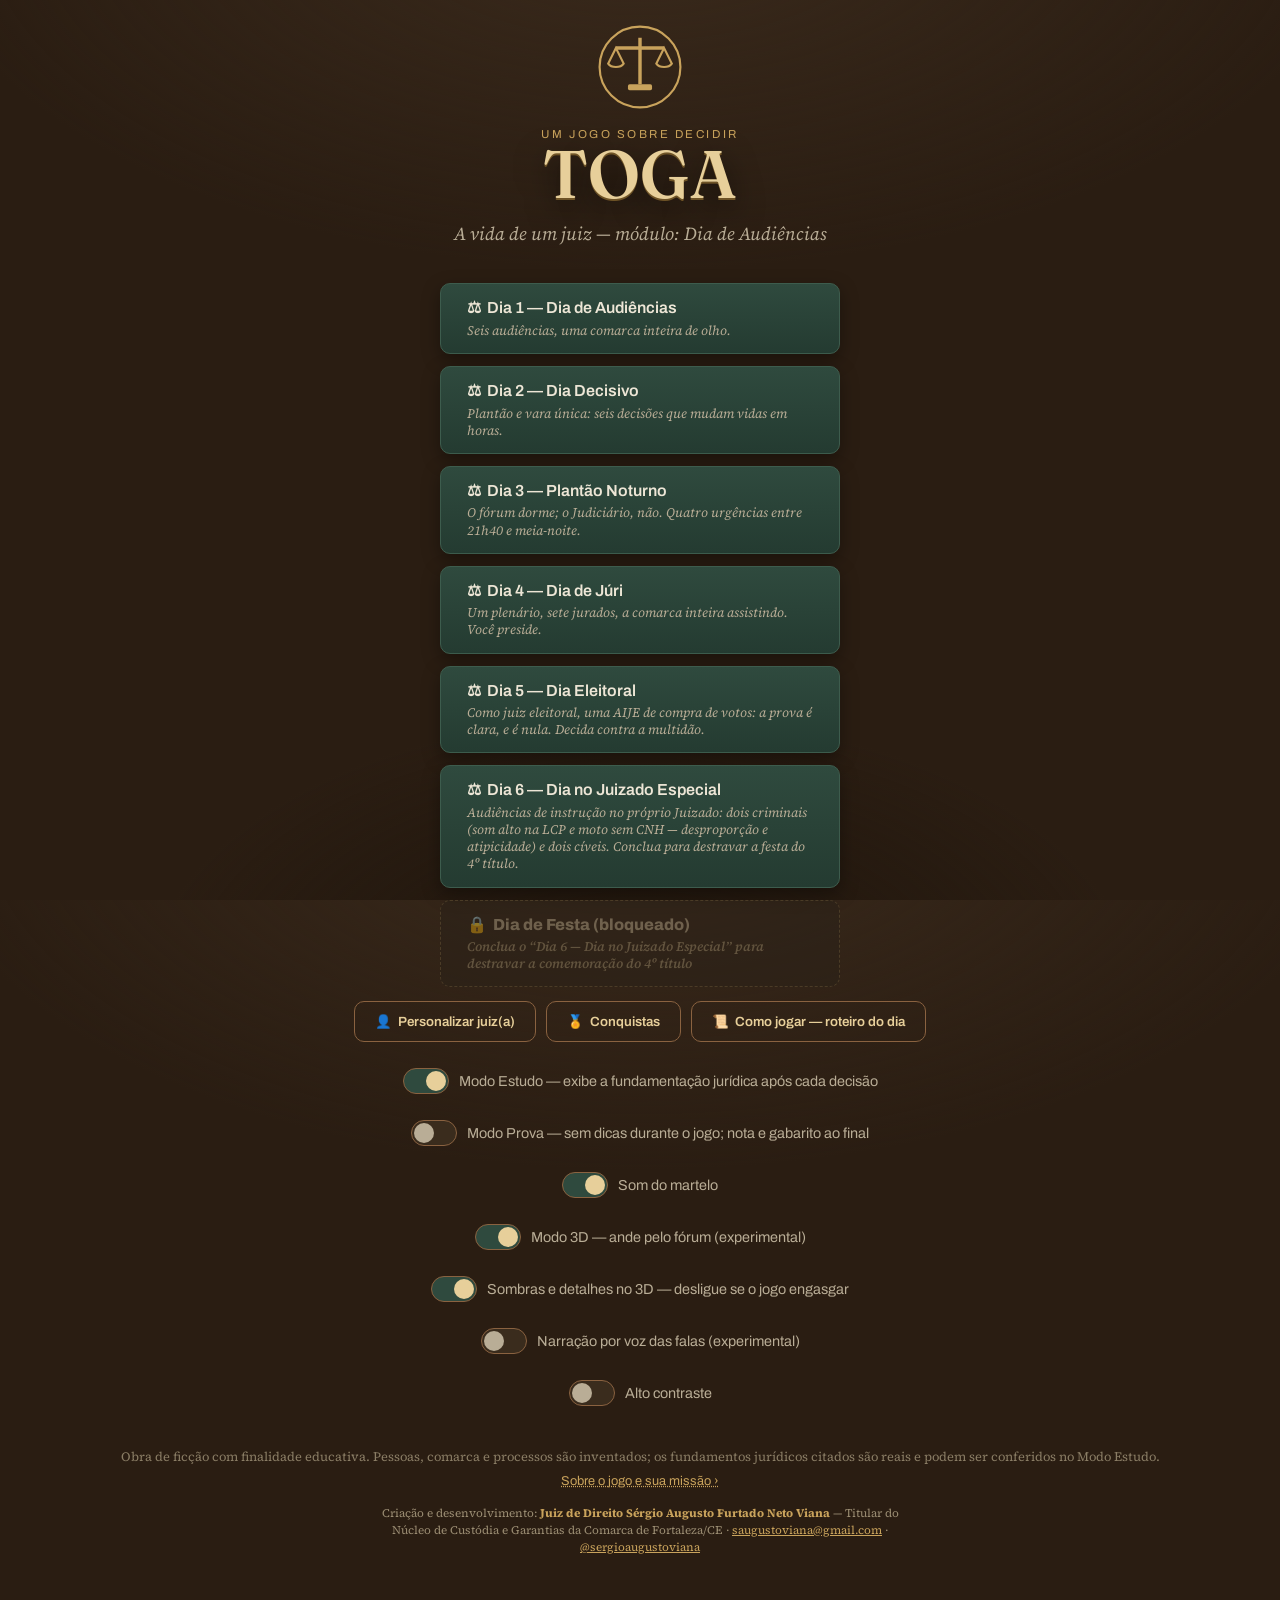
<file: index.html>
<!DOCTYPE html>
<html lang="pt-BR">
<head>
  <meta charset="UTF-8">
  <meta name="viewport" content="width=device-width, initial-scale=1.0">
  <title>TOGA — A Vida de um Juiz</title>
  <meta name="description" content="Simulador de audiências judiciais: decida com fundamento, sinta as consequências no ato.">

  <!-- Tipografia do jogo (Google Fonts). Sem internet, o navegador
       usa as fontes substitutas definidas no CSS — o jogo funciona igual. -->
  <link rel="preconnect" href="https://fonts.googleapis.com">
  <link rel="preconnect" href="https://fonts.gstatic.com" crossorigin>
  <link href="https://fonts.googleapis.com/css2?family=Archivo:wght@400;600;800&family=Fraunces:opsz,wght@9..144,500;9..144,600;9..144,700&family=Source+Serif+4:ital,opsz,wght@0,8..60,400;0,8..60,600;1,8..60,400&display=swap" rel="stylesheet">

  <link rel="stylesheet" href="css/estilo.css">
</head>
<body>

  <!-- ============ O MUNDO 3D (canvas atrás de tudo) ============
       Só aparece quando o body recebe a classe "modo-3d".
       As telas viram "overlays" transparentes sobre este canvas. -->
  <div id="mundo-3d" aria-hidden="true"></div>

  <!-- ================= TELA: MENU ================= -->
  <section class="tela ativa" id="tela-menu">
    <div class="miolo" style="margin:auto; text-align:center;">
      <svg class="brasao" viewBox="0 0 100 100" aria-hidden="true">
        <circle cx="50" cy="50" r="47" fill="none" stroke="#c9a35c" stroke-width="2.5"/>
        <line x1="50" y1="16" x2="50" y2="70" stroke="#c9a35c" stroke-width="4"/>
        <line x1="22" y1="28" x2="78" y2="28" stroke="#c9a35c" stroke-width="4"/>
        <path d="M 22 28 l -9 18 a 10 7 0 0 0 18 0 z" fill="none" stroke="#c9a35c" stroke-width="2.5"/>
        <path d="M 78 28 l -9 18 a 10 7 0 0 0 18 0 z" fill="none" stroke="#c9a35c" stroke-width="2.5"/>
        <rect x="36" y="70" width="28" height="7" rx="2" fill="#c9a35c"/>
      </svg>

      <div class="eyebrow">um jogo sobre decidir</div>
      <h1 class="titulo-jogo"><span class="palavra-toga">TOGA</span></h1>
      <p class="subtitulo-jogo">A vida de um juiz — módulo: Dia de Audiências</p>

      <div class="menu-acoes" id="lista-dias"><!-- cartões de dia gerados pelo main.js --></div>
      <div id="linha-carreira" class="linha-carreira" hidden></div>

      <div class="linha-extras">
        <button class="btn-secundario" id="btn-juiz">👤 &nbsp;Personalizar juiz(a)</button>
        <button class="btn-secundario" id="btn-conquistas">🏅 &nbsp;Conquistas</button>
        <button class="btn-secundario" id="btn-como-jogar">📜 &nbsp;Como jogar — roteiro do dia</button>
      </div>

      <div class="linha-config">
        <button class="chave ligada" id="chave-estudo" aria-label="Alternar Modo Estudo"></button>
        <span>Modo Estudo — exibe a fundamentação jurídica após cada decisão</span>
      </div>
      <div class="linha-config">
        <button class="chave" id="chave-prova" aria-label="Alternar Modo Prova"></button>
        <span>Modo Prova — sem dicas durante o jogo; nota e gabarito ao final</span>
      </div>
      <div class="linha-config">
        <button class="chave ligada" id="chave-som" aria-label="Alternar som"></button>
        <span>Som do martelo</span>
      </div>
      <div class="linha-config">
        <button class="chave" id="chave-3d" aria-label="Alternar modo 3D"></button>
        <span id="rotulo-3d">Modo 3D — ande pelo fórum (experimental)</span>
      </div>
      <div class="linha-config">
        <button class="chave ligada" id="chave-qualidade" aria-label="Alternar qualidade do modo 3D"></button>
        <span>Sombras e detalhes no 3D — desligue se o jogo engasgar</span>
      </div>
      <div class="linha-config">
        <button class="chave" id="chave-narracao" aria-label="Alternar narração por voz"></button>
        <span id="rotulo-narracao">Narração por voz das falas (experimental)</span>
      </div>
      <div class="linha-config">
        <button class="chave" id="chave-contraste" aria-label="Alternar alto contraste"></button>
        <span>Alto contraste</span>
      </div>

      <p class="rodape-menu">
        Obra de ficção com finalidade educativa. Pessoas, comarca e processos são inventados;
        os fundamentos jurídicos citados são reais e podem ser conferidos no Modo Estudo.
        <br><button class="link-sobre" id="btn-sobre">Sobre o jogo e sua missão ›</button>
        <br><span class="credito-autor">Criação e desenvolvimento: <strong>Juiz de Direito Sérgio
        Augusto Furtado Neto Viana</strong> — Titular do Núcleo de Custódia e Garantias da Comarca de
        Fortaleza/CE · <a href="mailto:saugustoviana@gmail.com">saugustoviana@gmail.com</a> ·
        <a href="https://instagram.com/sergioaugustoviana" target="_blank" rel="noopener">@sergioaugustoviana</a></span>
      </p>
    </div>
  </section>

  <!-- ================= TELA: PAUTA DO DIA ================= -->
  <section class="tela" id="tela-pauta">
    <div class="miolo">
      <div class="cabecalho-pauta">
        <div>
          <div class="eyebrow">Fórum da Comarca · Gabinete</div>
          <h2>Pauta do dia</h2>
        </div>
        <div class="suave" id="pauta-data">—</div>
      </div>

      <div class="linha-pausas" id="linha-pausas">
        <span class="pilula-estresse" id="estresse-pauta">🫀 18</span>
        <button class="btn-pausa" id="btn-agua">🚰 Beber água <small>+2 min</small></button>
        <button class="btn-pausa" id="btn-lanche">🥪 Frigobar <small>+6 min</small></button>
        <button class="btn-pausa" id="btn-saude" hidden>🩺 Setor de saúde <small>+15 min</small></button>
        <button class="btn-pausa" id="btn-conclusos" hidden>📥 Conclusos <span id="qtd-conclusos"></span></button>
        <button class="btn-ajuda" id="btn-ajuda-pauta" title="Como jogar — roteiro do dia" aria-label="Como jogar">?</button>
      </div>

      <div class="lista-pauta" id="lista-pauta"><!-- cartões gerados pelo ui.js --></div>

      <p class="suave" style="margin-top:18px; font-family:var(--f-texto);">
        As audiências são chamadas na ordem da pauta. Conclua uma para liberar a seguinte —
        e lembre-se: o relógio do fórum não espera.
      </p>
      <div class="acoes-desfecho">
        <button class="btn-secundario" id="btn-menu-pauta">‹ Menu</button>
      </div>
    </div>
  </section>

  <!-- ================= TELA: AUTOS (preparação) ================= -->
  <section class="tela" id="tela-autos">
    <div class="miolo">
      <div class="eyebrow" id="autos-area">—</div>
      <h2 id="autos-titulo">—</h2>
      <p class="suave" id="autos-resumo" style="max-width:70ch; margin:8px 0 20px;">—</p>

      <div class="bloco-autos">
        <div>
          <div class="abas-pecas" id="abas-pecas"><!-- abas geradas --></div>
          <div class="papel-autos" id="corpo-peca"><!-- peça aberta --></div>
        </div>

        <aside class="painel-focos">
          <h3>Estratégia da audiência</h3>
          <p class="suave" style="font-size:.9rem; margin:6px 0 12px;">
            Leia as peças e marque até <strong>2 pontos de estudo</strong>. Cada ponto
            estudado desbloqueia decisões mais bem fundamentadas durante a audiência —
            quem entra preparado, decide melhor.
          </p>
          <div id="lista-focos"><!-- cartões de foco --></div>
          <p class="eyebrow" id="contagem-focos" style="margin:10px 0 16px;">0 / 2 pontos marcados</p>
          <button class="btn" id="btn-iniciar-audiencia" style="width:100%;">🔔 &nbsp;Apregoar as partes</button>
          <button class="btn-secundario" id="btn-voltar-pauta-autos" style="width:100%; margin-top:10px;">‹ Voltar à pauta</button>
        </aside>
      </div>
    </div>
  </section>

  <!-- ================= TELA: DESPACHO DE GABINETE ================= -->
  <section class="tela" id="tela-despacho">
    <div class="miolo">
      <div class="eyebrow" id="despacho-area">—</div>
      <h2 id="despacho-titulo">—</h2>
      <div class="papel-autos papel-despacho" id="despacho-texto" style="margin:18px 0;"></div>
      <div class="painel-decisao" id="despacho-opcoes"></div>
    </div>
  </section>

  <!-- ================= TELA: AUDIÊNCIA ================= -->
  <section class="tela" id="tela-audiencia">
    <header class="hud">
      <div class="identificacao">
        <strong id="hud-caso">—</strong>
        <span class="suave" id="hud-area" style="font-size:.76rem;">—</span>
      </div>
      <div class="relogio" id="hud-relogio">—</div>
      <div class="barras">
        <div class="barra-eixo" role="meter" aria-label="Técnica" aria-valuemin="0" aria-valuemax="100" aria-valuenow="50">
          <div class="rotulo"><span>⚖ Técnica</span><span id="barra-tec-val">50</span></div>
          <div class="trilho"><div class="preenchimento tec" id="barra-tec" style="width:50%"></div></div>
        </div>
        <div class="barra-eixo" role="meter" aria-label="Humanidade" aria-valuemin="0" aria-valuemax="100" aria-valuenow="50">
          <div class="rotulo"><span>❤ Humanidade</span><span id="barra-hum-val">50</span></div>
          <div class="trilho"><div class="preenchimento hum" id="barra-hum" style="width:50%"></div></div>
        </div>
        <div class="barra-eixo" role="meter" aria-label="Celeridade" aria-valuemin="0" aria-valuemax="100" aria-valuenow="50">
          <div class="rotulo"><span>⏱ Celeridade</span><span id="barra-cel-val">50</span></div>
          <div class="trilho"><div class="preenchimento cel" id="barra-cel" style="width:50%"></div></div>
        </div>
        <div class="barra-eixo" role="meter" aria-label="Imparcialidade" aria-valuemin="0" aria-valuemax="100" aria-valuenow="50">
          <div class="rotulo"><span>🛡 Imparcialidade</span><span id="barra-imp-val">50</span></div>
          <div class="trilho"><div class="preenchimento imp" id="barra-imp" style="width:50%"></div></div>
        </div>
        <div class="barra-eixo barra-estresse" role="meter" aria-label="Estresse" aria-valuemin="0" aria-valuemax="100" aria-valuenow="18">
          <div class="rotulo"><span>🫀 Estresse</span><span id="barra-est-val">18</span></div>
          <div class="trilho"><div class="preenchimento est" id="barra-est" style="width:18%"></div></div>
        </div>
      </div>
    </header>

    <div class="palco">
      <div id="palco-svg"><!-- a sala de audiências (SVG) entra aqui --></div>
      <div class="area-toasts" id="area-toasts" aria-live="polite"></div>
    </div>

    <div class="mesa-dialogo">
      <div class="caixa-fala" id="caixa-fala" title="Clique para avançar">
        <div class="quem-fala" id="quem-fala">—</div>
        <div class="texto-fala" id="texto-fala" aria-live="polite"></div>
        <div class="dica-continuar" id="dica-continuar">clique para continuar ▸</div>
      </div>
      <div class="painel-decisao" id="painel-decisao"><!-- opções / fundamentação --></div>
    </div>
  </section>

  <!-- ================= TELA: DESFECHO DO CASO ================= -->
  <section class="tela" id="tela-desfecho">
    <div class="miolo">
      <div class="cartao-desfecho" id="cartao-desfecho">
        <div class="eyebrow">Encerrada a audiência</div>
        <h2 style="margin:6px 0 14px;"><span class="selo-grande">—</span></h2>
        <p class="texto-desfecho">—</p>
        <div class="acoes-desfecho">
          <button class="btn" id="btn-continuar-desfecho">Seguir o expediente ›</button>
          <button class="btn-secundario" id="btn-cartao-caso">🖼 &nbsp;Cartão deste caso</button>
        </div>
      </div>
    </div>
  </section>

  <!-- ================= TELA: INTERLÚDIO ================= -->
  <section class="tela" id="tela-interludio">
    <div class="miolo">
      <div class="cartao-desfecho cartao-interludio" id="cartao-interludio">
        <div class="eyebrow">Entre uma audiência e outra</div>
        <h2 class="titulo-interludio" style="margin:6px 0 12px;">—</h2>
        <p class="texto-interludio">—</p>
        <div class="acoes-desfecho">
          <button class="btn" id="btn-continuar-interludio">Continuar ›</button>
        </div>
      </div>
    </div>
  </section>

  <!-- ================= TELA: MUNDO (free-roam 3D) ================= -->
  <section class="tela" id="tela-mundo">
    <div class="hud-mundo">
      <div class="relogio" id="hud-relogio-mundo">—</div>
      <div class="pilula-estresse" id="estresse-mundo" title="Estresse">🫀 18</div>
      <button class="btn-ajuda" id="btn-ajuda-mundo" title="Como jogar — roteiro do dia" aria-label="Como jogar">?</button>
      <div id="objetivo-mundo" class="objetivo-mundo" hidden>—</div>
    </div>
    <div id="prompt-interacao" class="prompt-interacao" hidden>
      <kbd>E</kbd> <span id="prompt-interacao-texto">interagir</span>
    </div>
    <div class="dica-controles" id="dica-controles">
      W A S D / setas — andar &nbsp;·&nbsp; ← → ou arrastar o mouse — girar &nbsp;·&nbsp; E — interagir
    </div>
  </section>

  <!-- ================= TELA: EPÍLOGO ================= -->
  <section class="tela" id="tela-epilogo">
    <div class="miolo">
      <div class="eyebrow">Fim do expediente</div>
      <h2>Como a comarca viu o seu dia</h2>

      <p style="margin:18px 0 6px;"><span class="selo-grande" id="veredito-selo">—</span></p>
      <p id="veredito-texto" style="max-width:72ch;">—</p>

      <h3 style="margin-top:28px;">Recortes do dia seguinte</h3>
      <div class="mural-manchetes" id="mural-manchetes"></div>

      <h3>Sua reputação ao fim do dia</h3>
      <div class="quadro-final" id="quadro-final"></div>

      <div class="acoes-desfecho">
        <button class="btn" id="btn-gabarito">📖 &nbsp;Revisão comentada (gabarito)</button>
        <button class="btn" id="btn-cartao">🖼 &nbsp;Baixar meu cartão do dia</button>
        <button class="btn-secundario" id="btn-codigo">📋 &nbsp;Copiar código do resultado (para o professor)</button>
        <button class="btn" id="btn-nova-carreira">⚖ &nbsp;Recomeçar o dia (nova carreira)</button>
        <button class="btn-secundario" id="btn-epilogo-menu">Menu</button>
      </div>
    </div>
  </section>

  <!-- ================= TELA: SOBRE O JOGO ================= -->
  <section class="tela" id="tela-sobre">
    <div class="miolo" style="max-width:760px;">
      <div class="eyebrow">por que este jogo existe</div>
      <h2>Sobre o TOGA</h2>

      <h3 style="margin-top:24px;">A missão</h3>
      <p>A maioria das pessoas só encontra um juiz no pior dia da sua vida — e raramente entende
      o que acontece naquela sala. O TOGA existe para mostrar, por dentro, <strong>o que a
      magistratura faz pela sociedade</strong>: cada decisão bem fundamentada protege alguém de
      verdade — a mulher que volta a dormir com a porta destrancada, a criança que não passa a
      noite num abrigo, o trabalhador que recebe o benefício no mês em que precisa. E cada
      decisão mal fundamentada também tem rosto. Aqui, você sente os dois lados da caneta.</p>

      <h3 style="margin-top:24px;">O método</h3>
      <p>Todos os casos são <strong>ficção construída sobre Direito de verdade</strong>: os artigos,
      súmulas, temas repetitivos e resoluções do CNJ citados existem e podem ser conferidos —
      no Modo Estudo durante o jogo, e na <strong>revisão comentada (gabarito)</strong> ao final,
      com links para a legislação. As decisões mexem em quatro eixos (Técnica, Humanidade,
      Celeridade, Imparcialidade) e no seu estresse — porque a toga pesa, e isso também é real.</p>

      <h3 style="margin-top:24px;">O que é inventado, o que é lei</h3>
      <p><strong>Inventados:</strong> a comarca, as pessoas, os processos e os desfechos.
      <strong>Reais:</strong> os fundamentos jurídicos, os procedimentos (audiência de custódia,
      escuta especializada, e-NatJus, competência delegada...) e os dilemas — qualquer
      magistrado os reconhecerá. Nenhum caso retrata processo ou pessoa existente.</p>

      <h3 style="margin-top:24px;">Para professores e escolas judiciais</h3>
      <p>O jogo funciona offline, sem cadastro e <strong>sem coleta de dados</strong> (tudo fica
      no aparelho do jogador) — pode ser usado em escolas sem qualquer preocupação com
      privacidade. O <strong>Modo Prova</strong> suprime as dicas durante a partida e entrega
      nota por eixo + gabarito ao final — pronto para uso em sala.</p>

      <p style="margin-top:12px;"><strong>Roteiro de aula sugerido (2 encontros):</strong></p>
      <p><strong>1º encontro — jogar (60–90 min):</strong> apresente a proposta sem revelar os
      casos (“hoje vocês são o juiz”); cada aluno joga um dia completo, com Modo Estudo ligado
      (primeira turma) ou Modo Prova (avaliação); ao final, baixa o cartão do dia e abre a
      revisão comentada. <strong>2º encontro — comparar e debater (50 min):</strong> em duplas,
      comparar gabaritos; em plenária, debater 2 decisões polêmicas (a “decisão de referência”
      do jogo é defensável? há tese contrária?); fechar com a pergunta-síntese — <em>o que cada
      decisão devolveu (ou tirou) das pessoas do processo?</em></p>

      <p style="margin-top:12px;">No epílogo, cada aluno pode <strong>copiar o código do
      resultado</strong> e enviá-lo ao professor: a página
      <code>tools/painel-professor.html</code> (na pasta do jogo, abre com 2 cliques) tabula
      os códigos da turma — distribuição das escolhas por decisão e médias por eixo — para a
      discussão em plenária. Para eventos e estandes, abra o jogo com
      <code>?demo=1</code> no endereço: um caso curto, sem tutorial, que volta sozinho à tela
      inicial. O roteiro completo, os objetivos de aprendizagem por caso e o FAQ estão no
      <strong>Guia do Educador</strong> (arquivo <code>docs/GUIA-DO-EDUCADOR.md</code>).</p>

      <h3 style="margin-top:24px;">Criação e desenvolvimento</h3>
      <p>Idealizado, escrito e desenvolvido por <strong>Sérgio Augusto Furtado Neto Viana</strong>,
      Juiz de Direito, Titular do <strong>Núcleo de Custódia e Garantias da Comarca de
      Fortaleza/CE</strong>.</p>
      <p>Contato: <a href="mailto:saugustoviana@gmail.com">saugustoviana@gmail.com</a> ·
      Instagram: <a href="https://instagram.com/sergioaugustoviana" target="_blank" rel="noopener">@sergioaugustoviana</a></p>

      <div class="acoes-desfecho">
        <button class="btn-secundario" id="btn-sobre-voltar">‹ Voltar ao menu</button>
      </div>
    </div>
  </section>

  <!-- ================= TELA: GABARITO (revisão comentada) ================= -->
  <section class="tela" id="tela-gabarito">
    <div class="miolo">
      <div class="eyebrow">depois da toga, o estudo</div>
      <h2>Revisão comentada do dia</h2>
      <div id="gabarito-conteudo"></div>
      <div class="acoes-desfecho">
        <button class="btn-secundario" id="btn-voltar-epilogo">‹ Voltar ao epílogo</button>
      </div>
    </div>
  </section>

  <!-- =================================================
       ORDEM DOS SCRIPTS (importa!):
       1. cena.js   — desenha a sala
       2. motor.js  — regras e estado
       3. ui.js     — interface
       4. casos     — os dados de cada audiência, na ordem da pauta
       5. main.js   — liga tudo e dá a partida
       Para ADICIONAR um caso novo: crie o arquivo em js/casos/
       e acrescente uma linha <script> abaixo, antes do main.js.
       ================================================= -->
  <script src="js/vendor/three.min.js"></script>
  <script src="js/arte.js"></script>
  <script src="js/lembrancas.js"></script>
  <script src="js/juiz.js"></script>
  <script src="js/conquistas.js"></script>
  <script src="js/dados/juizes-tjce.js"></script>
  <script src="js/atividades.js"></script>
  <script src="js/cena.js"></script>
  <script src="js/audio.js"></script>
  <script src="js/3d/nucleo3d.js"></script>
  <script src="js/3d/texturas3d.js"></script>
  <script src="js/3d/rosto.js"></script>
  <script src="js/3d/boneco.js"></script>
  <script src="js/3d/props3d.js"></script>
  <script src="js/3d/mundo.js"></script>
  <script src="js/3d/cidade3d.js"></script>
  <script src="js/3d/esmec3d.js"></script>
  <script src="js/3d/parque3d.js"></script>
  <script src="js/3d/acm3d.js"></script>
  <script src="js/3d/juizado3d.js"></script>
  <script src="js/3d/bicicleta3d.js"></script>
  <script src="js/3d/carro3d.js"></script>
  <script src="js/3d/rotinas3d.js"></script>
  <script src="js/3d/prisao3d.js"></script>
  <script src="js/3d/controles.js"></script>
  <script src="js/3d/toque3d.js"></script>
  <script src="js/3d/diretor3d.js"></script>
  <script src="js/3d/interacao.js"></script>
  <script src="js/3d/caramelo3d.js"></script>
  <script src="js/3d/cena3d.js"></script>
  <script src="js/3d/lembrancas3d.js"></script>
  <script src="js/3d/debug3d.js"></script>
  <script src="js/motor.js"></script>
  <script src="js/ui.js"></script>
  <script src="js/narrador.js"></script>
  <script src="js/casos/caso-protetiva.js"></script>
  <script src="js/casos/caso-guarda.js"></script>
  <script src="js/casos/caso-vizinhos.js"></script>
  <script src="js/casos/caso-thor.js"></script>
  <script src="js/casos/caso-gatos.js"></script>
  <script src="js/casos/caso-juri.js"></script>
  <script src="js/casos/caso-custodia.js"></script>
  <script src="js/casos/caso-saude.js"></script>
  <script src="js/casos/caso-acolhimento.js"></script>
  <script src="js/casos/caso-despejo.js"></script>
  <script src="js/casos/caso-beneficio.js"></script>
  <script src="js/casos/caso-instrucao.js"></script>
  <script src="js/casos/caso-entrega.js"></script>
  <script src="js/casos/caso-transfusao.js"></script>
  <script src="js/casos/caso-internacao.js"></script>
  <script src="js/casos/caso-madrugada.js"></script>
  <script src="js/casos/caso-feminicidio.js"></script>
  <script src="js/casos/caso-aije.js"></script>
  <script src="js/casos/caso-jecc-somalto.js"></script>
  <script src="js/casos/caso-jecc-cnh.js"></script>
  <script src="js/casos/caso-jecc-negativacao.js"></script>
  <script src="js/casos/caso-jecc-vicio.js"></script>
  <script src="js/pautas.js"></script>
  <script src="js/despachos.js"></script>
  <script src="js/gabarito.js"></script>
  <script src="js/cartao.js"></script>
  <script src="js/resultado.js"></script>
  <script src="js/epilogo.js"></script>
  <script src="js/minijogos.js"></script>
  <script src="js/muralJecc.js"></script>
  <script src="js/main.js"></script>
</body>
</html>
</file>
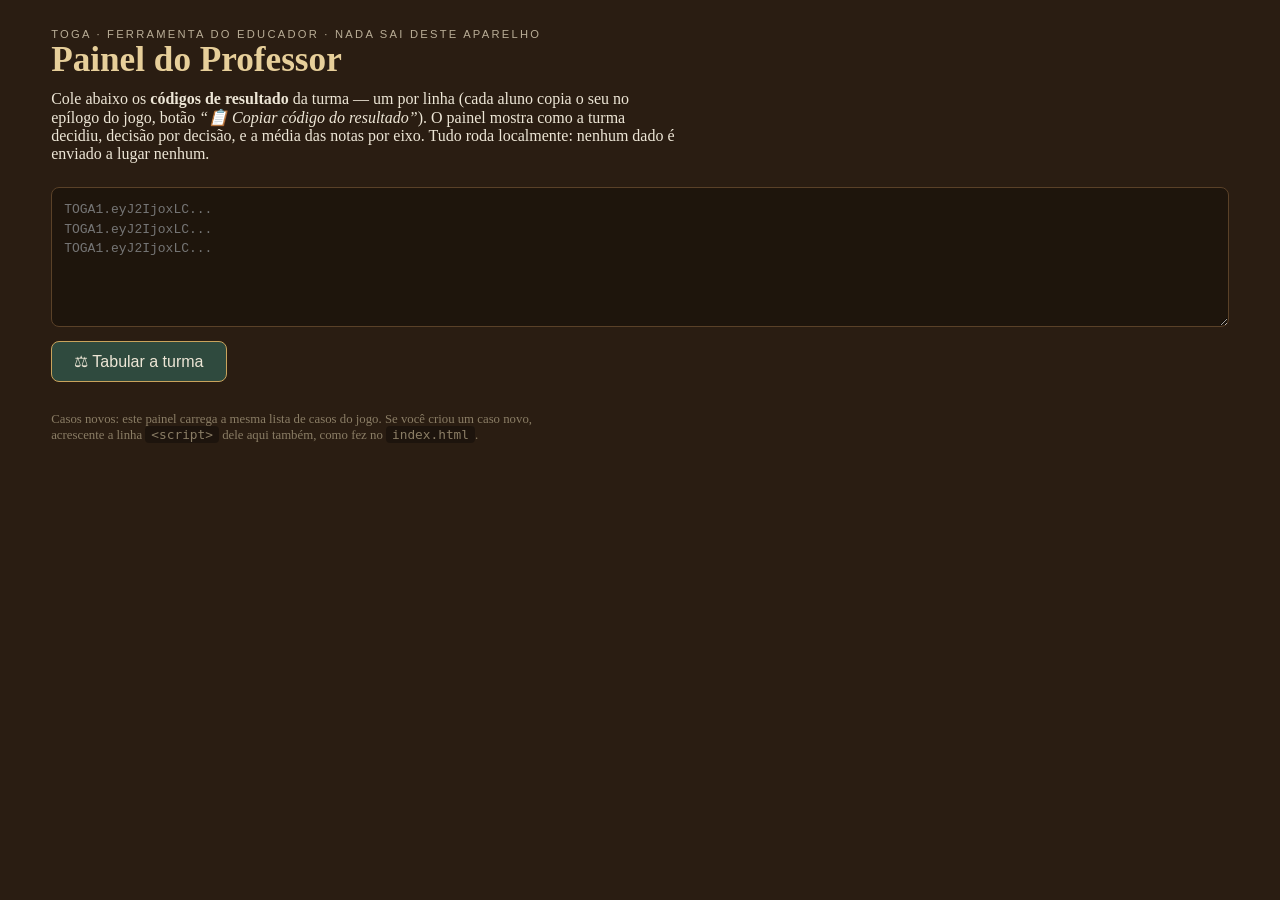
<file: tools/painel-professor.html>
<!DOCTYPE html>
<html lang="pt-BR">
<head>
  <meta charset="UTF-8">
  <meta name="viewport" content="width=device-width, initial-scale=1.0">
  <title>TOGA — Painel do Professor</title>
  <style>
    :root {
      --mogno: #2a1d12; --latao: #c9a35c; --papel: #f4ecd9;
      --texto: #ede6d6; --verde: #2f4a3e; --vinho: #7a2e2e;
    }
    * { margin: 0; padding: 0; box-sizing: border-box; }
    body {
      font-family: Georgia, "Times New Roman", serif;
      background: var(--mogno); color: var(--texto);
      padding: 28px clamp(14px, 4vw, 60px) 80px;
    }
    h1 { font-size: clamp(1.5rem, 4vw, 2.2rem); color: #e7cf9a; }
    .eyebrow { font-size: .7rem; letter-spacing: .2em; text-transform: uppercase; color: #b9ad96; font-family: Arial, sans-serif; }
    .suave { color: #b9ad96; }
    p { max-width: 78ch; margin: 10px 0; }
    textarea {
      width: 100%; min-height: 140px; margin: 14px 0 10px;
      background: #1e150c; color: var(--texto); border: 1px solid #5a4128;
      border-radius: 8px; padding: 12px; font: 13px/1.5 "Courier New", monospace;
    }
    button {
      background: var(--verde); color: var(--texto); border: 1px solid var(--latao);
      border-radius: 8px; padding: 10px 22px; font-size: 1rem; cursor: pointer;
      font-family: Arial, sans-serif;
    }
    button:hover { filter: brightness(1.15); }
    .aviso { color: #d9a05c; margin-top: 8px; }
    .medias { display: flex; flex-wrap: wrap; gap: 14px; margin: 18px 0; }
    .metrica {
      background: rgba(0,0,0,.25); border: 1px solid #5a4128; border-radius: 10px;
      padding: 12px 20px; text-align: center; min-width: 120px;
    }
    .metrica .valor { font-size: 1.8rem; color: #e7cf9a; font-weight: bold; }
    .metrica .nome { font-size: .72rem; font-family: Arial, sans-serif; color: #b9ad96; }
    section.caso-painel {
      background: rgba(0,0,0,.18); border: 1px solid #4a3622; border-radius: 12px;
      padding: 16px 20px; margin: 18px 0;
    }
    section.caso-painel h2 { font-size: 1.15rem; color: #e7cf9a; margin-bottom: 4px; }
    .decisao-painel { margin: 14px 0 6px; border-top: 1px dashed #4a3622; padding-top: 10px; }
    .decisao-painel .prompt { font-style: italic; color: #d8cdb4; }
    .opcao-linha { display: flex; align-items: center; gap: 10px; margin: 6px 0; font-family: Arial, sans-serif; font-size: .85rem; }
    .opcao-rotulo { flex: 0 0 min(46%, 420px); }
    .ref { color: #9fc3ae; }
    .trilho { flex: 1; height: 16px; background: #1a140d; border-radius: 8px; overflow: hidden; }
    .preench { height: 100%; background: var(--latao); border-radius: 8px; min-width: 2px; }
    .preench.e-ref { background: #7fa08f; }
    .pct { flex: 0 0 84px; text-align: right; color: #d8cdb4; }
    .rodape { margin-top: 30px; font-size: .8rem; color: #8a7d65; }
    code { background: rgba(0,0,0,.3); padding: 1px 6px; border-radius: 4px; }
  </style>
</head>
<body>
  <div class="eyebrow">TOGA · ferramenta do educador · nada sai deste aparelho</div>
  <h1>Painel do Professor</h1>
  <p>Cole abaixo os <strong>códigos de resultado</strong> da turma — um por linha (cada aluno
  copia o seu no epílogo do jogo, botão <em>“📋 Copiar código do resultado”</em>). O painel
  mostra como a turma decidiu, decisão por decisão, e a média das notas por eixo. Tudo roda
  localmente: nenhum dado é enviado a lugar nenhum.</p>

  <textarea id="entrada" placeholder="TOGA1.eyJ2IjoxLC...&#10;TOGA1.eyJ2IjoxLC...&#10;TOGA1.eyJ2IjoxLC..."></textarea>
  <button id="btn-tabular">⚖ Tabular a turma</button>
  <div class="aviso" id="aviso"></div>
  <div id="saida"></div>

  <p class="rodape">Casos novos: este painel carrega a mesma lista de casos do jogo. Se você
  criou um caso novo, acrescente a linha <code>&lt;script&gt;</code> dele aqui também, como fez
  no <code>index.html</code>.</p>

  <!-- os mesmos DADOS do jogo (casos, pautas, despachos) + o leitor de códigos -->
  <script>window.TOGA = window.TOGA || {};</script>
  <script src="../js/casos/caso-protetiva.js"></script>
  <script src="../js/casos/caso-guarda.js"></script>
  <script src="../js/casos/caso-vizinhos.js"></script>
  <script src="../js/casos/caso-thor.js"></script>
  <script src="../js/casos/caso-gatos.js"></script>
  <script src="../js/casos/caso-juri.js"></script>
  <script src="../js/casos/caso-custodia.js"></script>
  <script src="../js/casos/caso-saude.js"></script>
  <script src="../js/casos/caso-acolhimento.js"></script>
  <script src="../js/casos/caso-despejo.js"></script>
  <script src="../js/casos/caso-beneficio.js"></script>
  <script src="../js/casos/caso-instrucao.js"></script>
  <script src="../js/casos/caso-entrega.js"></script>
  <script src="../js/casos/caso-transfusao.js"></script>
  <script src="../js/casos/caso-internacao.js"></script>
  <script src="../js/casos/caso-madrugada.js"></script>
  <script src="../js/casos/caso-feminicidio.js"></script>
  <script src="../js/pautas.js"></script>
  <script src="../js/despachos.js"></script>
  <script src="../js/resultado.js"></script>

  <script>
  (function () {
    "use strict";
    var $ = function (s) { return document.querySelector(s); };

    function esc(s) {
      return String(s == null ? "" : s).replace(/&/g, "&amp;").replace(/</g, "&lt;");
    }

    function casoPorId(id) {
      return (TOGA.casos || []).find(function (c) { return c.id === id; }) || null;
    }

    function localizarOpcoes(item) {
      if (item.caso === "gabinete") {
        var d = (TOGA.despachos || []).find(function (x) { return x.id === item.cena; });
        return d ? { prompt: "Concluso: " + d.titulo, opcoes: d.opcoes } : null;
      }
      var caso = casoPorId(item.caso);
      var cena = caso && caso.cenas[item.cena];
      if (!cena || !cena.decisao) return null;
      return { prompt: cena.decisao.prompt, opcoes: cena.decisao.opcoes };
    }

    function indiceReferencia(opcoes) {
      var i = opcoes.findIndex(function (o) { return (o.feedback || {}).acerto === "otimo"; });
      if (i < 0) i = opcoes.findIndex(function (o) { return (o.feedback || {}).acerto === "bom"; });
      return i;
    }

    function tabular() {
      var linhas = $("#entrada").value.split(/\s+/).filter(Boolean);
      var resultados = [];
      var invalidos = 0;
      linhas.forEach(function (l) {
        var r = TOGA.resultado.ler(l);
        if (r) resultados.push(r); else invalidos++;
      });
      $("#aviso").textContent = resultados.length
        ? resultados.length + " resultado(s) lido(s)" + (invalidos ? " · " + invalidos + " código(s) inválido(s) ignorado(s)" : "")
        : (linhas.length ? "Nenhum código válido — confira se cada linha começa com TOGA1." : "Cole pelo menos um código.");
      if (!resultados.length) { $("#saida").innerHTML = ""; return; }

      // ---- médias por eixo ----
      var soma = { tec: 0, hum: 0, cel: 0, imp: 0, est: 0 };
      resultados.forEach(function (r) {
        soma.tec += r.reputacao.tec; soma.hum += r.reputacao.hum;
        soma.cel += r.reputacao.cel; soma.imp += r.reputacao.imp;
        soma.est += r.estresse;
      });
      var n = resultados.length;
      var medias =
        '<h2 style="margin-top:22px;">Médias da turma (' + n + ' aluno' + (n > 1 ? 's' : '') + ')</h2>' +
        '<div class="medias">' +
        [["⚖ Técnica", soma.tec], ["❤ Humanidade", soma.hum], ["⏱ Celeridade", soma.cel],
         ["🛡 Imparcialidade", soma.imp], ["🫀 Estresse final", soma.est]].map(function (par) {
          return '<div class="metrica"><div class="valor">' + Math.round(par[1] / n) +
                 '</div><div class="nome">' + par[0] + '</div></div>';
        }).join("") + "</div>";

      // ---- distribuição por decisão (agrupada por caso, na ordem da pauta) ----
      // chave: caso + "::" + cena → contagem por índice de opção (ou rótulo legado)
      var porDecisao = {};
      resultados.forEach(function (r) {
        r.historico.forEach(function (h) {
          var chave = h.caso + "::" + h.cena;
          var d = porDecisao[chave] = porDecisao[chave] || { caso: h.caso, cena: h.cena, votos: {}, total: 0 };
          var voto = (h.opcao != null) ? String(h.opcao) : "rotulo:" + h.rotulo;
          d.votos[voto] = (d.votos[voto] || 0) + 1;
          d.total++;
        });
      });

      // ordena os casos como nas pautas (e o gabinete por último)
      var ordemCasos = [];
      (TOGA.pautas || []).forEach(function (p) { p.casos.forEach(function (id) {
        if (ordemCasos.indexOf(id) < 0) ordemCasos.push(id);
      }); });
      ordemCasos.push("gabinete");

      var blocos = "";
      ordemCasos.forEach(function (casoId) {
        var decisoes = Object.values(porDecisao).filter(function (d) { return d.caso === casoId; });
        if (!decisoes.length) return;
        var caso = casoPorId(casoId);
        var titulo = caso ? (caso.hora + " — " + caso.titulo) : "Gabinete — conclusos";
        var html = "";
        decisoes.forEach(function (d) {
          var loc = localizarOpcoes(d);
          if (!loc) return;
          var iRef = indiceReferencia(loc.opcoes);
          html += '<div class="decisao-painel"><div class="prompt">' + esc(loc.prompt) + "</div>";
          loc.opcoes.forEach(function (op, i) {
            var votos = d.votos[String(i)] || 0;
            // códigos antigos (sem índice): casa pelo rótulo
            votos += d.votos["rotulo:" + op.rotulo] || 0;
            var pct = d.total ? Math.round(votos * 100 / d.total) : 0;
            var ehRef = i === iRef;
            html += '<div class="opcao-linha">' +
              '<span class="opcao-rotulo' + (ehRef ? " ref" : "") + '">' +
              (ehRef ? "⚖ " : "") + esc(op.rotulo) + "</span>" +
              '<span class="trilho"><span class="preench' + (ehRef ? " e-ref" : "") + '" style="width:' + pct + '%"></span></span>' +
              '<span class="pct">' + pct + "% (" + votos + ")</span></div>";
          });
          html += "</div>";
        });
        if (html) blocos += '<section class="caso-painel"><h2>' + esc(titulo) + "</h2>" + html + "</section>";
      });

      $("#saida").innerHTML = medias +
        '<p class="suave">⚖ = decisão de referência do gabarito. Use as divergências como pauta do debate — ' +
        "a referência é defensável, mas a aula acontece quando alguém sustenta a tese contrária.</p>" + blocos;
    }

    $("#btn-tabular").addEventListener("click", tabular);
  })();
  </script>
</body>
</html>
</file>
<file: css/estilo.css>
/* ============================================================
   TOGA — A Vida de um Juiz | Folha de estilos
   ------------------------------------------------------------
   Este arquivo controla TODA a aparência do jogo.
   CSS funciona assim: você "seleciona" elementos do HTML
   (por id: #nome | por classe: .nome | por tag: button)
   e declara propriedades visuais entre chaves.

   As ":root variáveis" abaixo são a paleta oficial do jogo.
   Mudou a variável, mudou o jogo inteiro — é o jeito
   profissional de manter consistência visual.
   ============================================================ */

:root {
  /* Paleta — inspirada na sala de audiências brasileira:
     madeira de lei, beca preta, latão do brasão, papel dos autos */
  --tinta: #15110c;          /* quase-preto morno (beca, fundo profundo) */
  --mogno: #2a1d12;          /* madeira escura — fundo principal */
  --mogno-claro: #4a3322;    /* madeira média — painéis */
  --madeira-viva: #8a6240;   /* madeira clara — bancada, bordas */
  --latao: #c9a35c;          /* dourado discreto — destaques, brasão */
  --latao-claro: #e7cf9a;
  --verde-toga: #2f4a3e;     /* verde institucional — painéis de ação */
  --verde-claro: #7fa08f;
  --vinho: #7a2e2e;          /* alertas, decisões graves */
  --papel: #f4ecd9;          /* papel-almaço — usado SÓ nos autos */
  --papel-sombra: #e2d6ba;
  --texto: #ede6d6;          /* texto claro sobre fundo escuro */
  --texto-suave: #b9ad96;

  /* Cores dos eixos de reputação */
  --eixo-tec: #c9a35c;   /* ⚖ Técnica  */
  --eixo-hum: #b96a6a;   /* ❤ Humanidade */
  --eixo-cel: #6f9bbf;   /* ⏱ Celeridade */
  --eixo-imp: #7fa08f;   /* 🛡 Imparcialidade */

  /* Tipografia (carregada no index.html via Google Fonts)
     Fraunces  -> títulos, ar "forense clássico"
     Source Serif 4 -> diálogos e peças dos autos (leitura longa)
     Archivo   -> interface, botões, rótulos               */
  --f-display: "Fraunces", Georgia, serif;
  --f-texto: "Source Serif 4", Georgia, serif;
  --f-ui: "Archivo", "Segoe UI", sans-serif;
}

/* ---------- Reset básico e fundo ---------- */
* { box-sizing: border-box; margin: 0; padding: 0; }

html, body { height: 100%; }

body {
  font-family: var(--f-ui);
  color: var(--texto);
  background:
    radial-gradient(1200px 600px at 50% -10%, #3a2a1c 0%, transparent 60%),
    radial-gradient(900px 500px at 50% 110%, #1f150c 0%, transparent 55%),
    var(--mogno);
  min-height: 100vh;
  -webkit-font-smoothing: antialiased;
}

/* ---------- Sistema de telas ----------
   O jogo tem várias "telas" (menu, pauta, autos, audiência...).
   Todas existem no HTML ao mesmo tempo, mas só a que tiver a
   classe .ativa aparece. O JavaScript troca essa classe.     */
.tela { display: none; min-height: 100vh; }
.tela.ativa { display: flex; flex-direction: column; animation: surgir .45s ease; }

@keyframes surgir {
  from { opacity: 0; transform: translateY(8px); }
  to   { opacity: 1; transform: none; }
}

.miolo { width: min(1100px, 94vw); margin: 0 auto; padding: 24px 0 60px; }

/* ---------- Tipografia base ---------- */
h1, h2, h3 { font-family: var(--f-display); font-weight: 600; letter-spacing: .2px; }
h1 { font-size: clamp(2.4rem, 6vw, 4.2rem); line-height: 1.02; }
h2 { font-size: clamp(1.4rem, 3vw, 2rem); color: var(--latao-claro); }
h3 { font-size: 1.1rem; color: var(--latao); text-transform: none; }
p  { font-family: var(--f-texto); line-height: 1.65; }

.suave { color: var(--texto-suave); }
.eyebrow {
  font-family: var(--f-ui); font-size: .72rem; letter-spacing: .22em;
  text-transform: uppercase; color: var(--latao);
}

/* ---------- Botões ---------- */
button {
  font-family: var(--f-ui); cursor: pointer; border: none;
  transition: transform .12s ease, box-shadow .12s ease, background .2s ease;
}
button:focus-visible { outline: 2px solid var(--latao-claro); outline-offset: 3px; }

.btn {
  background: linear-gradient(180deg, var(--verde-toga), #243b31);
  color: var(--texto); font-size: 1rem; font-weight: 600;
  padding: 14px 26px; border-radius: 10px;
  border: 1px solid #3d5c4d;
  box-shadow: 0 6px 18px rgba(0,0,0,.35);
}
.btn:hover { transform: translateY(-2px); box-shadow: 0 10px 24px rgba(0,0,0,.45); }
.btn:active { transform: translateY(0); }
.btn:disabled { opacity: .45; cursor: not-allowed; transform: none; }

.btn-secundario {
  background: transparent; border: 1px solid var(--madeira-viva);
  color: var(--latao-claro); padding: 12px 20px; border-radius: 10px; font-weight: 600;
}
.btn-secundario:hover { background: rgba(201,163,92,.08); }

/* ================= MENU INICIAL ================= */
#tela-menu { align-items: center; justify-content: center; text-align: center; }

.brasao { width: 86px; height: 86px; margin: 0 auto 18px; display: block; }

.titulo-jogo .palavra-toga {
  display: block; color: var(--latao-claro);
  text-shadow: 0 2px 0 #6e5326, 0 10px 30px rgba(0,0,0,.6);
}
.subtitulo-jogo {
  font-family: var(--f-texto); font-style: italic;
  color: var(--texto-suave); margin: 10px 0 34px; font-size: 1.15rem;
}
.menu-acoes { display: flex; flex-direction: column; gap: 12px; width: min(400px, 86vw); margin: 0 auto; }

/* cartões de dia (um por pauta) */
.dia-wrap { display: flex; flex-direction: column; gap: 4px; }
.btn-dia { text-align: left; line-height: 1.3; width: 100%; }
.btn-dia .sub-dia {
  display: block; font-weight: 400; font-size: .82rem;
  color: var(--texto-suave); font-family: var(--f-texto); font-style: italic; margin-top: 3px;
}
.btn-dia .status-dia { font-style: normal; color: var(--verde-claro); }
.acoes-dia { display: flex; gap: 10px; justify-content: flex-end; }
.mini-acao {
  background: transparent; border: none; color: var(--texto-suave);
  font-size: .78rem; padding: 2px 6px; text-decoration: underline dotted;
}
.mini-acao:hover { color: var(--latao-claro); }
.linha-carreira {
  margin-top: 18px; font-size: .85rem; color: var(--latao-claro);
  letter-spacing: .04em;
}
.linha-recorde { color: var(--latao-claro); font-weight: 600; margin-top: 10px; }

.linha-config {
  margin-top: 26px; display: flex; gap: 10px; align-items: center; justify-content: center;
  color: var(--texto-suave); font-size: .9rem;
}
.chave { /* interruptor do Modo Estudo */
  width: 46px; height: 26px; border-radius: 999px; background: #3a2c1d;
  border: 1px solid var(--madeira-viva); position: relative;
}
.chave::after {
  content: ""; position: absolute; top: 2px; left: 2px; width: 20px; height: 20px;
  border-radius: 50%; background: var(--texto-suave); transition: all .2s ease;
}
.chave.ligada { background: var(--verde-toga); }
.chave.ligada::after { left: 22px; background: var(--latao-claro); }

.rodape-menu { margin-top: 40px; font-size: .8rem; color: #8a7d65; }
.link-sobre {
  background: none; border: none; color: var(--latao); font-size: .8rem;
  text-decoration: underline dotted; margin-top: 6px;
}
.link-sobre:hover { color: var(--latao-claro); }
.credito-autor {
  display: inline-block; margin-top: 14px; font-size: .72rem; line-height: 1.5;
  color: #9a8c72; max-width: 540px;
}
.credito-autor strong { color: var(--latao); }
.credito-autor a { color: var(--latao); }
#tela-sobre p { margin-top: 8px; color: var(--texto); }
#tela-sobre code { background: rgba(201,163,92,.12); padding: 1px 6px; border-radius: 4px; }

/* ================= PAUTA DO DIA =================
   Os cartões são PASTAS de papel-almaço sobre a mesa do
   gabinete: aba no topo, leve rotação alternada, carimbo
   nos concluídos e barbante vermelho no processo da vez. */
.cabecalho-pauta { display: flex; align-items: baseline; justify-content: space-between; flex-wrap: wrap; gap: 8px; margin-bottom: 22px; }

.lista-pauta { display: grid; gap: 18px; }

.cartao-caso {
  display: grid; grid-template-columns: 86px 1fr auto; gap: 18px; align-items: center;
  background:
    repeating-linear-gradient(0deg, transparent 0 26px, rgba(120,90,40,.07) 26px 27px),
    linear-gradient(180deg, #f0e6cd, #e2d4b2);
  border: 1px solid #c2ad7e; border-radius: 3px 12px 3px 3px; padding: 18px 20px;
  text-align: left; color: #2b2316; width: 100%; position: relative;
  box-shadow: 0 10px 22px rgba(0,0,0,.45);
}
.cartao-caso::before { /* a aba da pasta */
  content: ""; position: absolute; top: -11px; left: 16px; width: 112px; height: 12px;
  background: #e2d4b2; border: 1px solid #c2ad7e; border-bottom: none;
  border-radius: 6px 6px 0 0;
}
.cartao-caso:nth-child(odd) { transform: rotate(-.5deg); }
.cartao-caso:nth-child(even) { transform: rotate(.45deg); }
.cartao-caso:hover:not(:disabled) { border-color: var(--latao); transform: rotate(0) translateY(-3px); }
.cartao-caso .hora {
  font-family: var(--f-display); font-size: 1.5rem; color: #5a2020;
  border-right: 1px solid #c2ad7e; padding-right: 14px;
}
.cartao-caso .area { font-size: .72rem; letter-spacing: .18em; text-transform: uppercase; color: #2f4a3e; }
.cartao-caso .nome { font-family: var(--f-display); font-size: 1.25rem; margin: 2px 0 4px; color: #241c10; }
.cartao-caso .resuminho { color: #6a5a40; font-size: .92rem; font-family: var(--f-texto); }
.linha-corredor {
  margin-top: 6px; font-size: .85rem; font-style: italic;
  font-family: var(--f-texto); color: #7a4a2e;
}
#autos-corredor { color: var(--texto-suave); margin: 6px 0 14px; }
.cartao-caso .suave { color: #8a7a5c; }
.cartao-caso.travado { opacity: .55; filter: saturate(.6); }
.cartao-caso.concluido { border-color: #5e7a68; }
.cartao-caso.da-vez { border-color: var(--vinho); box-shadow: 0 12px 26px rgba(0,0,0,.5); }
.cartao-caso.da-vez::after { /* barbante de fechamento */
  content: ""; position: absolute; top: -6px; right: 30px; width: 13px; height: 13px;
  border-radius: 50%; border: 2.5px solid #8a2f2f;
  background:
    linear-gradient(115deg, transparent 44%, #8a2f2f 46%, #8a2f2f 54%, transparent 56%);
}

.selo-resultado {
  font-size: .7rem; font-weight: 700; letter-spacing: .12em; text-transform: uppercase;
  padding: 6px 10px; border-radius: 6px; border: 1.5px solid currentColor;
  transform: rotate(-4deg);
}
.selo-otimo { color: var(--latao-claro); }
.selo-bom   { color: var(--verde-claro); }
.selo-ruim  { color: #c98c5c; }
.selo-grave { color: #d96b6b; }

/* ================= AUTOS (preparação) ================= */
.bloco-autos { display: grid; grid-template-columns: 1.4fr 1fr; gap: 26px; align-items: start; }

/* As peças processuais parecem PAPEL de verdade — é o único
   lugar claro do jogo, de propósito: você está lendo os autos. */
.papel-autos {
  background:
    repeating-linear-gradient(0deg, transparent 0 27px, rgba(90,65,40,.12) 27px 28px),
    var(--papel);
  color: #2b2316; border-radius: 4px 14px 14px 4px;
  border-left: 10px solid var(--vinho);
  box-shadow: 0 18px 40px rgba(0,0,0,.5), inset 0 0 60px rgba(120,90,40,.12);
  padding: 26px 28px; min-height: 420px;
}
.papel-autos h3 { color: #5a2020; font-size: 1.05rem; margin-bottom: 10px; }
.papel-autos p { color: #2b2316; font-size: .98rem; white-space: pre-line; }

.abas-pecas { display: flex; flex-wrap: wrap; gap: 8px; margin-bottom: 14px; }
.aba-peca {
  background: var(--papel-sombra); color: #4a3a22; font-weight: 600; font-size: .8rem;
  padding: 8px 12px; border-radius: 8px 8px 0 0; border: 1px solid #c9b88f; border-bottom: none;
}
.aba-peca.ativa { background: var(--papel); color: #5a2020; }

/* Marca-texto nos autos */
.papel-autos mark.grifo {
  background: linear-gradient(180deg, rgba(255,224,90,.0) 12%, rgba(255,224,90,.65) 14%, rgba(255,213,60,.55) 86%, rgba(255,224,90,.0) 90%);
  color: inherit; cursor: pointer; border-radius: 2px; padding: 0 1px;
}
.papel-autos mark.grifo:hover { outline: 1px dashed #9c7c2a; }
.papel-autos mark.grifo-foco {
  background: rgba(127,160,143,.4); color: inherit; border-radius: 2px; padding: 0 1px;
  box-shadow: 0 1px 0 #2f4a3e;
}
#btn-grifar {
  position: absolute; z-index: 70; transform: translateX(-50%);
  background: var(--tinta); color: var(--latao-claro); font-weight: 700; font-size: .85rem;
  border: 1px solid var(--latao); border-radius: 8px; padding: 7px 12px;
  box-shadow: 0 8px 18px rgba(0,0,0,.5);
}
#btn-grifar:hover { background: #241c10; }

.painel-focos { position: sticky; top: 16px; }
.cartao-foco {
  display: block; width: 100%; text-align: left; margin-bottom: 10px;
  background: rgba(47,74,62,.35); border: 1px solid #3d5c4d; border-radius: 12px;
  padding: 14px 16px; color: var(--texto);
}
.cartao-foco:hover { border-color: var(--verde-claro); }
.cartao-foco.marcado { background: var(--verde-toga); border-color: var(--latao); box-shadow: 0 0 0 1px var(--latao) inset; }
.cartao-foco .titulo-foco { font-weight: 700; }
.cartao-foco .dica-foco { font-size: .85rem; color: var(--texto-suave); font-family: var(--f-texto); }

/* ================= AUDIÊNCIA ================= */
#tela-audiencia { background: linear-gradient(180deg, #241a10 0%, #1c1812 55%, #14110c 100%); }

.hud {
  display: flex; align-items: center; justify-content: space-between; gap: 16px;
  padding: 12px 18px; border-bottom: 1px solid #4a3322;
  background: rgba(20,16,11,.7); backdrop-filter: blur(6px);
  position: sticky; top: 0; z-index: 30; flex-wrap: wrap;
}
.hud .identificacao { display: flex; flex-direction: column; }
.hud .relogio { font-family: var(--f-display); font-size: 1.3rem; color: var(--latao-claro); }

.barras { display: flex; gap: 14px; flex-wrap: wrap; }
.barra-eixo { width: 120px; position: relative; }

/* barras vivas: flash no trilho + número fantasma flutuando */
.barra-eixo.subiu .trilho { animation: flashSobe 1.3s ease; }
.barra-eixo.desceu .trilho { animation: flashDesce 1.3s ease; }
@keyframes flashSobe {
  0%, 35% { box-shadow: 0 0 12px rgba(231,207,154,.85); border-color: var(--latao); }
  100% { box-shadow: none; }
}
@keyframes flashDesce {
  0%, 35% { box-shadow: 0 0 12px rgba(217,107,107,.85); border-color: var(--vinho); }
  100% { box-shadow: none; }
}
.delta-fantasma {
  position: absolute; right: 0; top: -15px; font-weight: 800; font-size: .8rem;
  pointer-events: none; animation: fantasmaSobe 1.4s ease forwards;
}
.delta-fantasma.positivo { color: var(--latao-claro); }
.delta-fantasma.negativo { color: #e08a8a; }
@keyframes fantasmaSobe {
  0% { opacity: 0; transform: translateY(8px); }
  18%, 70% { opacity: 1; transform: none; }
  100% { opacity: 0; transform: translateY(-12px); }
}
.barra-eixo .rotulo { display: flex; justify-content: space-between; font-size: .68rem; letter-spacing: .06em; color: var(--texto-suave); margin-bottom: 3px; }
.trilho { height: 7px; border-radius: 99px; background: #1a140d; border: 1px solid #4a3322; overflow: hidden; }
.preenchimento { height: 100%; border-radius: 99px; transition: width .7s cubic-bezier(.2,.8,.2,1); }
.preenchimento.tec { background: var(--eixo-tec); }
.preenchimento.hum { background: var(--eixo-hum); }
.preenchimento.cel { background: var(--eixo-cel); }
.preenchimento.imp { background: var(--eixo-imp); }
.preenchimento.est { background: linear-gradient(90deg, #7fa08f, #c9a35c 55%, #d96b6b); }
.barra-estresse.alerta .rotulo { color: #e0b46a; font-weight: 700; }
.barra-estresse.critico .rotulo { color: #e08a8a; font-weight: 800; animation: pulsar 1s ease infinite; }
/* o trilho do estresse ganha brilho conforme aperta — fica impossível ignorar */
.barra-estresse.alerta .trilho { box-shadow: 0 0 10px rgba(224,180,106,.55); border-color: #8a6a30; }
.barra-estresse.critico .trilho { box-shadow: 0 0 16px rgba(224,138,138,.85); border-color: var(--vinho); animation: pulsar 1s ease infinite; }

/* pílula de estresse (mundo 3D e pauta) */
.pilula-estresse {
  display: inline-block; font-weight: 800; font-size: .85rem;
  background: rgba(20,16,11,.82); border: 1px solid var(--madeira-viva);
  border-radius: 999px; padding: 5px 12px; color: var(--verde-claro);
}
.pilula-estresse.alerta { color: #e0b46a; border-color: #8a6a30; box-shadow: 0 0 10px rgba(224,180,106,.4); animation: pulsar 1.8s ease infinite; }
.pilula-estresse.critico { color: #e08a8a; border-color: var(--vinho); box-shadow: 0 0 14px rgba(224,138,138,.6); animation: pulsar 1s ease infinite; }

/* "passar mal": pulso vermelho de tela inteira durante a emergência médica */
#flash-emergencia {
  position: fixed; inset: 0; z-index: 80; pointer-events: none; opacity: 0;
  background: radial-gradient(ellipse at center, rgba(120,0,0,.12) 30%, rgba(90,0,0,.72) 100%);
  transition: opacity .6s ease;
}
#flash-emergencia.ativo { opacity: 1; animation: pulsoEmergencia 1.4s ease-in-out infinite; }
@keyframes pulsoEmergencia { 0%,100% { opacity: .72; } 50% { opacity: 1; } }

/* botão de ajuda "?" — reabre o roteiro do dia (menu, pauta e mundo 3D) */
.btn-ajuda {
  width: 30px; height: 30px; flex: 0 0 30px; border-radius: 50%;
  background: rgba(20,16,11,.82); border: 1px solid var(--latao);
  color: var(--latao-claro); font-weight: 800; font-size: 1rem; line-height: 1;
  cursor: pointer; display: inline-flex; align-items: center; justify-content: center;
  pointer-events: auto;   /* o #tela-mundo tem pointer-events:none */
}
.btn-ajuda:hover { background: rgba(201,163,92,.16); border-color: var(--latao-claro); }

/* pausas de autocuidado (pauta 2D) */
.linha-pausas { display: flex; gap: 10px; align-items: center; flex-wrap: wrap; margin-bottom: 16px; }
.btn-pausa {
  background: rgba(47,74,62,.3); border: 1px solid #3d5c4d; color: var(--texto);
  border-radius: 999px; padding: 8px 14px; font-weight: 600; font-size: .85rem;
}
.btn-pausa:hover { border-color: var(--verde-claro); }
.btn-pausa small { color: var(--texto-suave); font-weight: 400; margin-left: 4px; }
.aviso-pausa {
  font-family: var(--f-texto); font-style: italic; color: var(--verde-claro);
  margin: -6px 0 14px; animation: surgir .4s ease;
}

/* ---------- Gabarito (revisão comentada) ---------- */
.resumo-gabarito {
  font-family: var(--f-texto); line-height: 1.6; margin: 14px 0 22px;
  padding: 14px 18px; border-left: 4px solid var(--latao);
  background: rgba(201,163,92,.07); border-radius: 0 10px 10px 0;
}
.revisao-caso { margin-bottom: 28px; }
.revisao-caso h3 { display: flex; align-items: center; gap: 10px; flex-wrap: wrap; margin-bottom: 12px; }
.revisao-decisao {
  border: 1px solid #4a3322; border-left-width: 4px; border-radius: 10px;
  padding: 14px 16px; margin-bottom: 12px; background: rgba(20,16,11,.45);
}
.revisao-decisao.acerto-otimo { border-left-color: var(--latao); }
.revisao-decisao.acerto-bom   { border-left-color: var(--verde-claro); }
.revisao-decisao.acerto-ruim  { border-left-color: #c98c5c; }
.revisao-decisao.acerto-grave { border-left-color: #d96b6b; }
.revisao-prompt { font-family: var(--f-display); color: var(--latao-claro); margin-bottom: 8px; }
.revisao-escolha { line-height: 1.55; }
.revisao-escolha .tag-acerto { margin-right: 8px; font-size: .68rem; font-weight: 700;
  letter-spacing: .08em; text-transform: uppercase; }
.revisao-fundamento { font-family: var(--f-texto); font-style: italic; font-size: .88rem;
  color: var(--verde-claro); margin-top: 4px; }
.revisao-feedback { font-family: var(--f-texto); line-height: 1.6; margin-top: 8px; color: var(--texto); }
.revisao-referencia {
  margin-top: 12px; padding: 12px 14px; border-radius: 8px;
  background: rgba(47,74,62,.25); border: 1px dashed #3d5c4d;
}
.revisao-referencia.foi-referencia {
  background: rgba(201,163,92,.1); border-style: solid; border-color: var(--latao);
  color: var(--latao-claro); font-weight: 600;
}
.rotulo-referencia { font-size: .72rem; letter-spacing: .18em; text-transform: uppercase;
  color: var(--verde-claro); margin-bottom: 6px; }
.revisao-foco { font-size: .82rem; color: var(--texto-suave); margin-top: 6px; }
a.link-lei { color: var(--latao-claro); text-decoration: underline dotted; }
a.link-lei:hover { color: #fff; }

/* nota do Modo Prova durante o jogo */
.nota-prova {
  font-family: var(--f-texto); font-style: italic; color: var(--texto-suave);
  padding: 10px 14px; border-left: 3px solid var(--madeira-viva); margin-top: 12px;
}

/* boletim do Modo Prova no epílogo */
.boletim-prova {
  margin: 18px 0; padding: 18px 20px; border-radius: 14px;
  border: 1px solid var(--latao); background: rgba(201,163,92,.08);
}
.notas-prova { display: flex; gap: 12px; flex-wrap: wrap; margin: 12px 0; }
.notas-prova .nota {
  text-align: center; padding: 10px 14px; border-radius: 10px;
  background: rgba(20,16,11,.6); border: 1px solid #4a3322;
  font-size: .72rem; letter-spacing: .1em; text-transform: uppercase; color: var(--texto-suave);
}
.notas-prova .nota span { display: block; font-family: var(--f-display);
  font-size: 1.7rem; color: var(--latao-claro); }
.notas-prova .nota.geral { border-color: var(--latao); }
.notas-prova .nota.geral span { color: #fff; }

/* ---------- Tutorial da primeira partida ---------- */
#tutorial {
  position: fixed; inset: 0; z-index: 90;
  display: flex; align-items: center; justify-content: center;
  background: rgba(10, 8, 5, .82); backdrop-filter: blur(3px);
  padding: 18px;
}
#tutorial .cartao-tutorial {
  width: min(620px, 94vw); padding: 28px 30px; border-radius: 16px;
  background: linear-gradient(180deg, rgba(74,51,34,.6), rgba(28,20,13,.92));
  border: 1px solid var(--latao); box-shadow: 0 30px 80px rgba(0,0,0,.7);
  animation: surgir .35s ease;
}
#tutorial h2 { margin: 8px 0 10px; }
#tutorial p { color: var(--texto); }

/* opção que pede releitura dos autos (foco não estudado) */
.opcao.reler { border-style: dashed; }
.opcao.reler .aviso-reler { color: #d9b05c; font-style: normal; }
.opcao.reler:hover .aviso-reler, .opcao.reler:focus-visible .aviso-reler { color: #f0cc7e; }

/* ---------- A CENA DE ENTREGA (interlúdios encarnados) ----------
   Alguém entra, fala e entrega o objeto EM MÃOS — a consequência
   deixa de ser texto e vira gente na sua frente.                 */
.cena-entrega {
  display: flex; gap: 18px; align-items: flex-start;
  margin: 18px 0 6px; text-align: left;
}
.cena-entrega .lado-pessoa { flex: 0 0 auto; text-align: center; }
.cena-entrega .avatar-solo {
  width: 130px; height: auto; display: block; margin: 0 auto;
  filter: drop-shadow(0 10px 14px rgba(0,0,0,.45));
  animation: entrar-visita .55s ease;
}
@keyframes entrar-visita {
  from { transform: translateX(-26px); opacity: 0; }
  to   { transform: none; opacity: 1; }
}
.nome-visita {
  margin-top: 6px; font-family: var(--f-ui); font-size: .78rem;
  color: var(--latao-claro, #e7cf9a); font-weight: 600;
}
.nome-visita span { display: block; font-weight: 400; font-size: .68rem; color: var(--texto-suave, #b9ad96); }
.cena-entrega .lado-fala { flex: 1; min-width: 0; }
.balao-entrega {
  position: relative; cursor: pointer;
  background: rgba(0,0,0,.28); border: 1px solid #5a4128; border-radius: 14px;
  padding: 14px 16px 22px; min-height: 58px;
  font-family: var(--f-texto); font-size: 1.02rem; line-height: 1.5;
}
.balao-entrega::before {
  content: ""; position: absolute; left: -10px; top: 30px;
  border: 10px solid transparent; border-right-color: #5a4128;
  border-left: 0;
}
.balao-entrega .dica-continuar {
  position: absolute; right: 12px; bottom: 6px;
  font-family: var(--f-ui); font-size: .66rem; letter-spacing: .08em;
  color: var(--texto-suave, #8a7d65); animation: pulsar-dica 1.6s ease infinite;
}
@keyframes pulsar-dica { 50% { opacity: .35; } }
.ato-entrega { margin-top: 14px; text-align: center; }
.objeto-entregue {
  display: inline-block; width: min(250px, 64%); height: auto; cursor: pointer;
  background: #fff; border: 7px solid #8a6240; border-radius: 3px;
  box-shadow: 0 14px 30px rgba(0,0,0,.5);
  transform-origin: 30% 100%;
  animation: estender-objeto .6s cubic-bezier(.2,.9,.3,1.15);
}
@keyframes estender-objeto {
  from { transform: translateY(46px) rotate(-7deg) scale(.5); opacity: 0; }
  to   { transform: none; opacity: 1; }
}
.objeto-entregue.guardado {
  animation: guardar-objeto .7s ease forwards;
}
@keyframes guardar-objeto {
  to { transform: translateY(-6px) rotate(2deg) scale(.62); opacity: .9; }
}
.btn-receber { display: block; margin: 12px auto 0; }
.aviso-guardado {
  margin-top: 10px; font-family: var(--f-ui); font-size: .82rem;
  color: #9fc3ae; animation: entrar-visita .4s ease;
}

/* os rostos do corredor (arco emocional pós-audiência) */
.rostos-corredor { display: flex; gap: 16px; justify-content: center; margin: 8px 0 14px; }
.rosto-corredor { text-align: center; }
.rosto-corredor .avatar-solo {
  width: 88px; height: auto; display: block; margin: 0 auto;
  filter: drop-shadow(0 8px 10px rgba(0,0,0,.4));
  animation: entrar-visita .55s ease;
}
.rosto-corredor span {
  display: block; margin-top: 2px;
  font-family: var(--f-ui); font-size: .68rem; color: var(--texto-suave, #b9ad96);
}

@media (max-width: 480px) {
  .cena-entrega { gap: 12px; }
  .cena-entrega .avatar-solo { width: 96px; }
}
@media (prefers-reduced-motion: reduce) {
  .cena-entrega .avatar-solo, .rosto-corredor .avatar-solo,
  .objeto-entregue, .aviso-guardado { animation: none; }
  .balao-entrega .dica-continuar { animation: none; }
}

/* ---------- CONQUISTAS, NÍVEIS E HONRARIAS ---------- */
#area-medalhas {
  position: fixed; left: 50%; bottom: 26px; transform: translateX(-50%);
  z-index: 96; display: flex; flex-direction: column; gap: 10px; align-items: center;
  pointer-events: none;
}
.toast-medalha {
  display: flex; gap: 12px; align-items: center;
  background: linear-gradient(180deg, rgba(90,66,30,.96), rgba(46,33,14,.96));
  border: 1px solid var(--latao); border-radius: 12px;
  padding: 12px 18px; max-width: min(480px, 92vw);
  color: #f0e6cc; font-family: var(--f-ui); font-size: .86rem;
  box-shadow: 0 14px 40px rgba(0,0,0,.6), 0 0 24px rgba(201,163,92,.25);
  animation: subir-medalha .45s cubic-bezier(.2,.9,.3,1.2);
}
.toast-medalha .icone-medalha { font-size: 1.7rem; filter: drop-shadow(0 0 6px rgba(201,163,92,.6)); }
.toast-medalha.sumindo { opacity: 0; transform: translateY(10px); transition: all .45s ease; }
@keyframes subir-medalha {
  from { opacity: 0; transform: translateY(24px) scale(.92); }
  to   { opacity: 1; transform: none; }
}

#modal-conquistas {
  position: fixed; inset: 0; z-index: 92;
  display: flex; align-items: center; justify-content: center;
  background: rgba(10, 8, 5, .85); backdrop-filter: blur(3px); padding: 18px;
}
#modal-conquistas[hidden] { display: none; }
#modal-conquistas .cartao-tutorial {
  width: min(720px, 94vw); max-height: 86vh; overflow-y: auto;
  padding: 26px 28px; border-radius: 16px;
  background: linear-gradient(180deg, rgba(74,51,34,.6), rgba(28,20,13,.95));
  border: 1px solid var(--latao); box-shadow: 0 30px 80px rgba(0,0,0,.7);
}
.nivel-vitrine { margin: 8px 0 16px; font-family: var(--f-ui); font-size: .9rem; }
.total-conquistas { display: block; margin-top: 6px; color: #e7cf9a; font-size: .84rem; }

/* a bússola de objetivo (gira com a câmera — nunca se perde o rumo) */
#bussola-objetivo {
  width: 44px; height: 44px; border-radius: 50%;
  display: flex; align-items: center; justify-content: center;
  background: rgba(0,0,0,.45); border: 1px solid var(--latao);
  box-shadow: 0 4px 14px rgba(0,0,0,.4);
}
#bussola-objetivo[hidden] { display: none; }
#bussola-objetivo .agulha {
  font-size: 1.25rem; color: #e7cf9a; line-height: 1;
  display: inline-block; transition: transform .12s linear;
  filter: drop-shadow(0 0 6px rgba(201,163,92,.6));
}

/* a toga pesa: vinheta gradual conforme o estresse (só no 3D) */
body.modo-3d::after {
  content: ""; position: fixed; inset: 0; pointer-events: none; z-index: 4;
  background: radial-gradient(ellipse at center,
    transparent 42%, rgba(20, 10, 8, .55) 78%, rgba(16, 6, 6, .8) 100%);
  opacity: var(--peso-estresse, 0);
  transition: opacity .9s ease;
}

/* a mensagem persistente do mundo 3D (avança com E) */
.balao-conversa {
  max-width: min(620px, 88vw); cursor: pointer;
  padding: 14px 18px 10px !important; line-height: 1.45;
  text-align: left !important;
}
.dica-balao-mundo {
  display: block; margin-top: 8px; text-align: right;
  font-size: .68rem; letter-spacing: .1em; text-transform: uppercase;
  color: var(--latao); animation: pulsar-dica 1.6s ease infinite;
}
.estrelas { color: var(--latao); letter-spacing: .12em; }
.sub-carreira { display: block; font-size: .74rem; color: var(--texto-suave, #b9ad96); margin-top: 3px; }
.grade-conquistas {
  display: grid; grid-template-columns: repeat(auto-fill, minmax(180px, 1fr)); gap: 10px;
}
.conquista {
  border: 1px solid #5a4128; border-radius: 10px; padding: 10px 12px;
  font-family: var(--f-ui); background: rgba(0,0,0,.25);
}
.conquista.ganha { border-color: var(--latao); background: rgba(201,163,92,.1); }
.conquista .icone-medalha { font-size: 1.4rem; display: block; }
.conquista .nome-medalha { display: block; font-weight: 700; font-size: .82rem; margin: 4px 0 2px; color: #e7cf9a; }
.conquista.bloqueada .nome-medalha { color: #8a7d65; }
.conquista .desc-medalha { font-size: .7rem; color: var(--texto-suave, #b9ad96); line-height: 1.35; }

/* blocos do epílogo */
.bloco-excelencia {
  display: flex; gap: 14px; align-items: center; max-width: 72ch;
  margin: 14px 0; padding: 14px 18px; border-radius: 12px;
  border: 1px solid var(--latao); background: rgba(201,163,92,.1);
  font-family: var(--f-ui); font-size: .9rem;
  box-shadow: 0 0 28px rgba(201,163,92,.18);
}
.bloco-excelencia .icone-medalha { font-size: 2rem; }
.bloco-nivel {
  max-width: 72ch; margin: 14px 0; padding: 16px 20px; text-align: center;
  border: 1px double var(--latao); border-width: 4px; border-radius: 12px;
  background: rgba(0,0,0,.25);
}
.bloco-nivel .estrelas { font-size: 1.3rem; display: block; margin: 6px 0; }
.bloco-conquistas-dia { margin: 16px 0; }
.chip-conquista {
  display: inline-block; margin: 6px 8px 0 0; padding: 6px 12px;
  border: 1px solid var(--latao); border-radius: 999px;
  font-family: var(--f-ui); font-size: .78rem; color: #e7cf9a;
  background: rgba(201,163,92,.1);
}

/* combo de decisões exemplares */
#badge-combo {
  position: absolute; top: 12px; right: 14px; z-index: 5;
  padding: 6px 14px; border-radius: 999px;
  background: rgba(201,163,92,.16); border: 1px solid var(--latao);
  color: #e7cf9a; font-family: var(--f-ui); font-size: .76rem; letter-spacing: .06em;
}
#badge-combo.pulsa { animation: pulso-combo .5s ease; }
@keyframes pulso-combo { 40% { transform: scale(1.14); } }
body.combo-alto .carimbo {
  box-shadow: 0 0 34px rgba(231,207,154,.55);
  text-shadow: 0 0 18px rgba(231,207,154,.8);
}

/* convite a rejogar (pauta) */
.recorde-caso {
  margin-top: 5px; font-family: var(--f-ui); font-size: .7rem;
  letter-spacing: .04em; color: #c9a35c;
}
.recorde-caso.e-otimo { color: #9fc3ae; }
.recorde-caso.inedito { color: #8a7d65; }

@media (prefers-reduced-motion: reduce) {
  .toast-medalha, #badge-combo.pulsa { animation: none; }
}

/* ---------- PERSONALIZAR JUIZ(A) ---------- */
.linha-extras { display: flex; gap: 10px; justify-content: center; margin: 14px 0 4px; flex-wrap: wrap; }
#modal-juiz {
  position: fixed; inset: 0; z-index: 92;
  display: flex; align-items: center; justify-content: center;
  background: rgba(10, 8, 5, .85); backdrop-filter: blur(3px); padding: 18px;
}
#modal-juiz[hidden] { display: none; }
#modal-juiz .cartao-tutorial {
  width: min(640px, 94vw); padding: 26px 28px; border-radius: 16px;
  background: linear-gradient(180deg, rgba(74,51,34,.6), rgba(28,20,13,.92));
  border: 1px solid var(--latao); box-shadow: 0 30px 80px rgba(0,0,0,.7);
}
.corpo-juiz { display: flex; gap: 22px; align-items: flex-start; margin-top: 14px; }
.preview-juiz { flex: 0 0 150px; text-align: center; }
.preview-juiz .avatar-solo { width: 150px; height: auto; filter: drop-shadow(0 10px 14px rgba(0,0,0,.45)); }
.opcoes-juiz { flex: 1; min-width: 0; }
.grupo-juiz { margin-bottom: 12px; }
.grupo-juiz > span {
  display: block; font-family: var(--f-ui); font-size: .7rem;
  letter-spacing: .14em; text-transform: uppercase; color: var(--texto-suave, #b9ad96);
  margin-bottom: 5px;
}
.grupo-juiz > div { display: flex; gap: 8px; flex-wrap: wrap; }
.op-juiz {
  background: rgba(0,0,0,.3); color: var(--texto); border: 1px solid #5a4128;
  border-radius: 8px; padding: 7px 12px; cursor: pointer;
  font-family: var(--f-ui); font-size: .82rem;
}
.op-juiz.ativa { border-color: var(--latao); box-shadow: 0 0 0 1px var(--latao); color: #e7cf9a; }
.op-juiz.amostra { width: 34px; height: 34px; padding: 0; border-radius: 50%; }
.op-juiz.amostra.ativa { box-shadow: 0 0 0 3px var(--latao); }
@media (max-width: 480px) {
  .corpo-juiz { flex-direction: column; align-items: center; }
}

/* ---------- MODO DEMONSTRAÇÃO (?demo=1): a tela de atração ---------- */
#atracao-demo {
  position: fixed; inset: 0; z-index: 95;
  display: flex; align-items: center; justify-content: center;
  background: rgba(10, 8, 5, .9); backdrop-filter: blur(3px);
  padding: 18px;
}
#atracao-demo .cartao-tutorial {
  width: min(620px, 94vw); padding: 28px 30px; border-radius: 16px;
  background: linear-gradient(180deg, rgba(74,51,34,.6), rgba(28,20,13,.92));
  border: 1px solid var(--latao); box-shadow: 0 30px 80px rgba(0,0,0,.7);
  animation: surgir .35s ease; text-align: center;
}
#atracao-demo h2 { margin: 8px 0 10px; font-size: clamp(1.5rem, 4vw, 2.2rem); }
#atracao-demo p { color: var(--texto); }
#atracao-demo .acoes-desfecho { justify-content: center; }

/* ---------- VISÃO TURVA (estresse crítico) ----------
   O mundo embaça; o texto continua legível — por pouco. */
body.visao-turva #mundo-3d canvas { filter: blur(2.4px) saturate(.75); }
body.visao-turva .palco svg { filter: blur(2.2px) saturate(.8); }
/* exausto, você mal consegue ler os fundamentos das opções */
body.visao-turva .opcao .fundamento { filter: blur(3px); user-select: none; }
body.visao-turva::after {
  content: ""; position: fixed; inset: 0; pointer-events: none; z-index: 54;
  background: radial-gradient(ellipse at center, transparent 38%, rgba(26,8,8,.55) 100%);
  animation: pulsoTurvo 3.2s ease infinite;
}
@keyframes pulsoTurvo { 50% { opacity: .65; } }

.palco { width: min(1100px, 96vw); margin: 14px auto 0; position: relative; }
.palco svg { width: 100%; height: auto; display: block; border-radius: 14px; box-shadow: 0 30px 60px rgba(0,0,0,.55); }

/* Toasts de reputação: sobem da cena quando uma decisão pontua */
.area-toasts { position: absolute; right: 14px; top: 14px; display: flex; flex-direction: column; gap: 8px; z-index: 20; pointer-events: none; }
.toast {
  font-weight: 800; font-size: .85rem; padding: 8px 12px; border-radius: 8px;
  background: rgba(20,16,11,.88); border: 1px solid var(--madeira-viva);
  animation: toastSobe 2.6s ease forwards;
}
.toast.positivo { color: var(--latao-claro); border-color: var(--latao); }
.toast.negativo { color: #e08a8a; border-color: var(--vinho); }
@keyframes toastSobe {
  0% { opacity: 0; transform: translateY(10px); }
  12%, 78% { opacity: 1; transform: translateY(0); }
  100% { opacity: 0; transform: translateY(-14px); }
}

/* O CARIMBO — assinatura visual do jogo.
   Cada decisão "bate" um carimbo inclinado sobre a cena. */
.carimbo {
  position: absolute; left: 50%; top: 38%;
  transform: translate(-50%, -50%) rotate(-9deg) scale(2.6);
  font-family: var(--f-display); font-weight: 700; letter-spacing: .14em;
  font-size: clamp(1.2rem, 3.4vw, 2rem); text-transform: uppercase;
  color: var(--vinho); border: 4px double var(--vinho);
  padding: 8px 22px; border-radius: 6px; opacity: 0; pointer-events: none; z-index: 25;
  background: rgba(244,236,217,.07); text-shadow: 0 0 1px var(--vinho);
}
.carimbo.bater { animation: carimbar .9s cubic-bezier(.15,1.2,.3,1) forwards; }
@keyframes carimbar {
  0%   { opacity: 0; transform: translate(-50%,-50%) rotate(-9deg) scale(2.6); }
  55%  { opacity: 1; transform: translate(-50%,-50%) rotate(-9deg) scale(.96); }
  70%  { transform: translate(-50%,-50%) rotate(-9deg) scale(1.04); }
  100% { opacity: 1; transform: translate(-50%,-50%) rotate(-9deg) scale(1); }
}
.carimbo.sumir { animation: carimboSome .5s ease forwards; }
@keyframes carimboSome { to { opacity: 0; } }

/* poeira do impacto: ondas que irradiam do carimbo ao "bater" */
.carimbo.bater::before, .carimbo.bater::after {
  content: ""; position: absolute; inset: -6px; border-radius: 10px;
  border: 2px solid currentColor; opacity: 0;
  animation: poeiraCarimbo .7s ease .45s;
}
.carimbo.bater::after { inset: -3px; animation-delay: .55s; animation-duration: .9s; }
@keyframes poeiraCarimbo {
  0% { opacity: .55; transform: scale(1); }
  100% { opacity: 0; transform: scale(1.22); }
}

/* o palco leva um "soco" quando o carimbo bate */
.palco.soco, #overlay-cena-3d.soco { animation: socoPalco .25s ease; }
@keyframes socoPalco { 30% { transform: scale(.992) translateY(3px); } }

/* decisão grave: o fórum inteiro sente */
body.tremer { animation: tremer .42s ease; }
@keyframes tremer {
  0%, 100% { transform: none; }
  20% { transform: translate(-7px, 2px); }
  40% { transform: translate(6px, -3px); }
  60% { transform: translate(-4px, 2px); }
  80% { transform: translate(3px, -1px); }
}

/* ---------- Caixa de diálogo (estilo visual novel) ---------- */
.mesa-dialogo { width: min(1100px, 96vw); margin: 14px auto 40px; }

.caixa-fala {
  background: linear-gradient(180deg, rgba(34,24,15,.96), rgba(24,18,12,.96));
  border: 1px solid #5a4128; border-top: 3px solid var(--latao);
  border-radius: 14px; padding: 18px 22px 20px; min-height: 118px;
  box-shadow: 0 16px 36px rgba(0,0,0,.5); cursor: pointer;
}
.quem-fala { font-family: var(--f-ui); font-weight: 800; letter-spacing: .04em; font-size: .92rem; margin-bottom: 6px; }
.quem-fala .cargo { color: var(--texto-suave); font-weight: 500; font-size: .8rem; margin-left: 8px; }
.texto-fala { font-family: var(--f-texto); font-size: 1.12rem; line-height: 1.6; min-height: 56px; }
.dica-continuar { text-align: right; font-size: .75rem; color: var(--texto-suave); margin-top: 8px; animation: pulsar 1.6s ease infinite; }
@keyframes pulsar { 50% { opacity: .35; } }

/* ---------- Painel de decisão ---------- */
.painel-decisao { margin-top: 16px; }
.pergunta-decisao {
  font-family: var(--f-display); font-size: 1.25rem; color: var(--latao-claro);
  margin-bottom: 12px; display: flex; gap: 10px; align-items: center;
}
.pergunta-decisao::before { content: "⚖"; font-size: 1.1rem; }

.opcoes { display: grid; gap: 10px; }

/* Cada opção parece um "despacho" pronto para assinar */
.opcao {
  text-align: left; width: 100%; border-radius: 12px; padding: 14px 16px;
  background: rgba(47,74,62,.28); border: 1px solid #3d5c4d; color: var(--texto);
  display: grid; gap: 4px;
}
.opcao:hover:not(:disabled) { border-color: var(--latao); background: rgba(47,74,62,.45); transform: translateX(4px); }
.opcao .rotulo-opcao { font-weight: 700; font-size: 1rem; }
.opcao .fundamento { font-family: var(--f-texto); font-style: italic; font-size: .86rem; color: var(--verde-claro); }
.opcao .custo-tempo { font-size: .72rem; color: var(--texto-suave); }
.opcao.bloqueada { opacity: .55; border-style: dashed; cursor: not-allowed; }
.opcao.bloqueada .fundamento { color: #c98c5c; }

/* ---------- Painel Modo Estudo (fundamentação) ---------- */
.painel-estudo {
  margin-top: 14px; border-radius: 12px; overflow: hidden;
  border: 1px solid var(--madeira-viva);
  background: rgba(201,163,92,.07);
}
.painel-estudo header {
  display: flex; align-items: center; gap: 10px; padding: 12px 16px;
  font-weight: 800; letter-spacing: .06em; font-size: .85rem; text-transform: uppercase;
}
.painel-estudo.acerto-otimo header { color: var(--latao-claro); }
.painel-estudo.acerto-bom   header { color: var(--verde-claro); }
.painel-estudo.acerto-ruim  header { color: #c98c5c; }
.painel-estudo.acerto-grave header { color: #d96b6b; }
.painel-estudo .corpo { padding: 0 16px 16px; font-family: var(--f-texto); line-height: 1.6; color: var(--texto); }

/* ================= DESFECHO / INTERLÚDIO / EPÍLOGO ================= */
.cartao-desfecho {
  max-width: 760px; margin: 8vh auto; padding: 34px 36px; border-radius: 16px;
  background: linear-gradient(180deg, rgba(74,51,34,.5), rgba(28,20,13,.7));
  border: 1px solid #5a4128; box-shadow: 0 24px 60px rgba(0,0,0,.5);
}
.cartao-desfecho .selo-grande {
  display: inline-block; margin-bottom: 14px; font-family: var(--f-display);
  font-weight: 700; letter-spacing: .14em; text-transform: uppercase;
  border: 3px double currentColor; border-radius: 8px; padding: 8px 18px;
  transform: rotate(-3deg);
}
.cartao-desfecho p { margin-top: 10px; color: var(--texto); }

.cartao-interludio { border-left: 6px solid var(--latao); }
.desenho-interludio {
  display: block; margin: 16px auto 0;
  width: min(340px, 72vw); height: auto;
  border: 10px solid #8a6240; border-radius: 3px; background: #fdf8ec;
  box-shadow: 0 14px 32px rgba(0,0,0,.5);
  transform: rotate(-1.2deg);
}
.cartao-interludio.tom-grave { border-left-color: var(--vinho); }
.cartao-interludio.tom-bom { border-left-color: var(--verde-claro); }

.acoes-desfecho { margin-top: 26px; display: flex; gap: 12px; flex-wrap: wrap; }

/* Epílogo: "recortes de jornal" gerados pelas suas decisões */
.mural-manchetes { display: grid; grid-template-columns: repeat(auto-fit, minmax(240px, 1fr)); gap: 14px; margin: 22px 0; }
.mural-manchetes.área-jornal { display: block; }

/* ---------- A Gazeta da Comarca (jornal folheável) ---------- */
.jornal { perspective: 1600px; max-width: 860px; }
.jornal-miolo {
  position: relative; transform-style: preserve-3d;
  transition: transform .8s cubic-bezier(.4,.1,.2,1);
}
.jornal-miolo.virado { transform: rotateY(180deg); }
.pagina-jornal {
  background:
    repeating-linear-gradient(0deg, transparent 0 25px, rgba(90,65,40,.06) 25px 26px),
    #f1e9d4;
  color: #241c10; padding: 26px 30px 22px; border-radius: 3px;
  box-shadow: 0 18px 44px rgba(0,0,0,.5);
  backface-visibility: hidden;
}
.pagina-jornal.verso {
  position: absolute; inset: 0; transform: rotateY(180deg);
  overflow-y: auto;
}
.cabecalho-jornal {
  display: flex; align-items: baseline; justify-content: space-between; gap: 10px;
  border-bottom: 3px double #241c10; padding-bottom: 8px; margin-bottom: 14px;
}
.cabecalho-jornal .nome-jornal {
  font-family: var(--f-display); font-weight: 700; font-size: clamp(1.6rem, 4vw, 2.4rem);
  letter-spacing: .04em; color: #241c10;
}
.cabecalho-jornal .orelha { font-size: .66rem; letter-spacing: .14em; text-transform: uppercase; color: #6a5a40; }
.manchete-principal h1 {
  font-family: var(--f-display); font-size: clamp(1.3rem, 3.4vw, 2rem);
  line-height: 1.12; color: #241c10; margin: 2px 0 12px;
}
.manchete-principal.grave h1 { color: #7a1d1d; }
.pagina-jornal .fonte-jornal { font-size: .66rem; letter-spacing: .18em; text-transform: uppercase; color: #7a2e2e; font-family: var(--f-ui); font-weight: 700; }
.colunas-jornal { column-count: 2; column-gap: 26px; column-rule: 1px solid #c9b88f; border-top: 1px solid #c9b88f; padding-top: 12px; }
.colunas-jornal article { break-inside: avoid; margin-bottom: 14px; }
.colunas-jornal h3 { color: #241c10; font-size: 1rem; margin-top: 2px; }
.colunas-jornal article.grave h3 { color: #7a1d1d; }
.virar-pagina { margin-top: 14px; color: #5a2020; border-color: #b59b6c; }

/* página 2: vidas tocadas (o saldo humano do dia) */
.vidas-tocadas { list-style: none; margin: 12px 0 18px; }
.vidas-tocadas li {
  font-family: var(--f-texto); font-size: .95rem; color: #241c10;
  padding: 8px 12px; margin-bottom: 8px;
  border-left: 4px solid #b8923c; background: rgba(184,146,60,.08); border-radius: 0 6px 6px 0;
}
.vidas-tocadas li.tom-grave { border-left-color: #9c1f1f; background: rgba(156,31,31,.07); }
.vidas-tocadas .origem-vida {
  display: block; font-family: var(--f-ui); font-size: .66rem; letter-spacing: .14em;
  text-transform: uppercase; color: #8a7a5c; margin-top: 3px;
}
.lembrancas-gabinete { font-style: italic; color: #6a5a40; margin-bottom: 16px; }

/* página 2: O MURAL DO GABINETE — as lembranças físicas no modo 2D */
.mural-gabinete {
  display: flex; flex-wrap: wrap; gap: 14px; margin: 14px 0 20px;
}
.moldura-mural {
  width: 150px; padding: 8px 8px 6px; cursor: pointer;
  background: #f7f1de; border: 6px solid #8a6240; border-radius: 3px;
  box-shadow: 0 6px 16px rgba(0,0,0,.25);
  font-family: var(--f-ui); text-align: center;
  transition: transform .15s ease;
}
.moldura-mural:hover, .moldura-mural:focus-visible { transform: rotate(-1.2deg) scale(1.04); }
.moldura-mural canvas { width: 100%; height: auto; display: block; background: #fff; }
.moldura-mural span {
  display: block; margin-top: 6px; font-size: .68rem; letter-spacing: .04em;
  color: #4a3a22; line-height: 1.25;
}
.moldura-mural.so-texto {
  cursor: default; display: flex; align-items: center;
  background: #fff7c8; border-color: #b59b6c;
}
/* o mural sendo pendurado, moldura a moldura (1ª virada da página) */
.moldura-mural.pendurando { opacity: 0; }
.moldura-mural.pendurada { animation: pendurar-moldura .5s cubic-bezier(.25,.9,.4,1.2); }
@keyframes pendurar-moldura {
  0%   { opacity: 0; transform: translateY(-30px) rotate(-5deg); }
  60%  { opacity: 1; transform: translateY(3px) rotate(2.4deg); }
  100% { opacity: 1; transform: none; }
}
.moldura-mural.so-texto span { font-style: italic; font-size: .78rem; font-family: var(--f-texto); }

/* página 2: o saldo do PRÓPRIO juiz */
.saldo-juiz {
  font-family: var(--f-texto); color: #241c10; font-size: .95rem;
  padding: 10px 14px; margin: 4px 0 20px;
  border: 1px dashed #b59b6c; border-radius: 6px; background: rgba(184,146,60,.06);
}

/* página 2: UM ANO DEPOIS (os dois dias concluídos) */
.intro-futuro { font-family: var(--f-texto); font-style: italic; color: #5a4a30; margin: 10px 0 4px; }
.um-ano-depois li { border-left-color: #2f4a3e; background: rgba(47,74,62,.07); }
.um-ano-depois li.tom-grave { border-left-color: #9c1f1f; background: rgba(156,31,31,.07); }

/* visualizador de lembranças (o desenho da Alice em tela cheia) */
#modal-lembranca {
  position: fixed; inset: 0; z-index: 80; display: flex;
  align-items: center; justify-content: center;
  background: rgba(10, 8, 5, .88); cursor: pointer;
}
#modal-lembranca[hidden] { display: none; }
#modal-lembranca .moldura-modal {
  background: var(--papel); padding: 22px 26px; border-radius: 4px;
  border: 10px solid #8a6240; box-shadow: 0 30px 80px rgba(0,0,0,.7);
  text-align: center;
}
#modal-lembranca h3 { color: #5a2020; margin-bottom: 10px; }
#modal-lembranca canvas { width: min(70vw, 60vh); height: min(70vw, 60vh); display: block; }
#modal-lembranca p { margin-top: 8px; font-size: .8rem; }

/* página 2: árvore de decisões */
.titulo-verso { color: #241c10; border-bottom: 3px double #241c10; padding-bottom: 8px; }
.arvore-decisoes { margin-top: 12px; }
.ramo-caso { margin-bottom: 16px; }
.ramo-caso h3 { color: #241c10; font-size: 1rem; display: flex; align-items: center; gap: 10px; flex-wrap: wrap; }
.ramo-caso ol { list-style: none; margin: 8px 0 0 8px; border-left: 2px solid #c9b88f; }
.ramo-caso .passo { position: relative; padding: 4px 0 4px 18px; font-family: var(--f-texto); font-size: .92rem; }
.ramo-caso .passo .ponto {
  position: absolute; left: -6px; top: 11px; width: 10px; height: 10px; border-radius: 50%;
  background: #8a7a5c; border: 2px solid #f1e9d4;
}
.ramo-caso .passo.acerto-otimo .ponto { background: #b8923c; }
.ramo-caso .passo.acerto-bom .ponto { background: #4a7a5e; }
.ramo-caso .passo.acerto-ruim .ponto { background: #c98c5c; }
.ramo-caso .passo.acerto-grave .ponto { background: #b03a3a; }
.ramo-caso .tag-acerto { font-size: .68rem; font-weight: 700; letter-spacing: .08em; text-transform: uppercase; margin-left: 8px; }
.nao-percorrido { font-size: .82rem; color: #6a5a40; font-style: italic; margin: 4px 0 0 26px; }

@media (max-width: 820px) {
  .colunas-jornal { column-count: 1; }
}
.recorte {
  background: var(--papel); color: #241c10; padding: 16px 18px; border-radius: 3px;
  box-shadow: 0 10px 24px rgba(0,0,0,.45);
  font-family: var(--f-texto);
}
.recorte:nth-child(odd) { transform: rotate(-1.4deg); }
.recorte:nth-child(even) { transform: rotate(1.1deg); }
.recorte .fonte-jornal { font-size: .68rem; letter-spacing: .18em; text-transform: uppercase; color: #7a2e2e; font-family: var(--f-ui); font-weight: 700; }
.recorte h3 { color: #241c10; font-size: 1.05rem; margin-top: 4px; }
.recorte.recorte-grave .fonte-jornal { color: #9c1f1f; }

.quadro-final {
  display: grid; grid-template-columns: repeat(auto-fit, minmax(150px, 1fr)); gap: 12px; margin-top: 18px;
}
.metrica { background: rgba(20,16,11,.6); border: 1px solid #4a3322; border-radius: 12px; padding: 14px; text-align: center; }
.metrica .valor { font-family: var(--f-display); font-size: 1.9rem; color: var(--latao-claro); }
.metrica .nome-eixo { font-size: .72rem; letter-spacing: .14em; text-transform: uppercase; color: var(--texto-suave); }

/* ================= Responsividade ================= */
@media (max-width: 820px) {
  .bloco-autos { grid-template-columns: 1fr; }
  .painel-focos { position: static; }
  .cartao-caso { grid-template-columns: 64px 1fr; }
  .cartao-caso .selo-resultado { grid-column: 2; justify-self: start; }
  .barras { width: 100%; justify-content: space-between; }
  .barra-eixo { width: 46%; }
  .hud .relogio { font-size: 1.05rem; }
}

/* Acessibilidade: respeita usuários que desativam animações no sistema */
@media (prefers-reduced-motion: reduce) {
  *, *::before, *::after { animation: none !important; transition: none !important; }
}

/* ================= ALTO CONTRASTE =================
   Chave do menu: textos mais claros, bordas mais grossas,
   foco bem visível e overlays do 3D quase opacos. */
body.alto-contraste {
  --texto: #ffffff;
  --texto-suave: #ddd5c4;
  --latao: #e2bd72;
  --latao-claro: #ffe9b0;
}
body.alto-contraste button:focus-visible { outline: 3px solid #fff; outline-offset: 3px; }
body.alto-contraste .caixa-fala,
body.alto-contraste .opcao,
body.alto-contraste .painel-estudo,
body.alto-contraste .cartao-desfecho { border-width: 2px; }
body.alto-contraste .opcao .fundamento { color: #a8d8bc; }
body.alto-contraste .opcao .custo-tempo,
body.alto-contraste .cartao-foco .dica-foco { color: #d8d0c0; }
body.alto-contraste.modo-3d #tela-pauta,
body.alto-contraste.modo-3d #tela-autos,
body.alto-contraste.modo-3d #tela-desfecho,
body.alto-contraste.modo-3d #tela-interludio { background: rgba(14, 10, 6, .96); }
body.alto-contraste.modo-3d .caixa-fala {
  background: linear-gradient(180deg, rgba(14, 10, 6, .99), rgba(10, 8, 5, .99));
}
body.alto-contraste .objetivo-mundo,
body.alto-contraste .prompt-interacao { background: rgba(10, 8, 5, .96); border-width: 2px; }

/* ================= MODO 3D =================
   O canvas vive em #mundo-3d, fixo atrás de tudo (z-index 0).
   Quando o body tem .modo-3d, as telas viram OVERLAYS:
   fundo transparente ou véu translúcido, conforme a tela.    */
#mundo-3d { display: none; position: fixed; inset: 0; z-index: 0; }
#mundo-3d canvas { display: block; width: 100%; height: 100%; }
body.modo-3d #mundo-3d { display: block; }

/* Telas sobre o canvas */
body.modo-3d .tela { position: relative; z-index: 1; background: transparent; }
body.modo-3d #tela-pauta,
body.modo-3d #tela-autos,
body.modo-3d #tela-desfecho,
body.modo-3d #tela-interludio { background: rgba(20, 14, 8, .78); backdrop-filter: blur(3px); }
body.modo-3d #tela-menu,
body.modo-3d #tela-epilogo { background:
    radial-gradient(1200px 600px at 50% -10%, #3a2a1c 0%, transparent 60%),
    radial-gradient(900px 500px at 50% 110%, #1f150c 0%, transparent 55%),
    var(--mogno); }

/* Na audiência 3D, o palco SVG some — a sala é o canvas atrás.
   O .palco vira um espaçador flexível: empurra o diálogo para a
   BASE da tela, deixando a sala 3D à vista (toasts/carimbo continuam
   ancorados nele). */
body.modo-3d #tela-audiencia { background: transparent; min-height: 100vh; }
body.modo-3d #palco-svg { display: none; }
body.modo-3d .palco { flex: 1; min-height: 20vh; }

/* Legibilidade sobre o canvas: HUD e diálogo mais sólidos */
body.modo-3d .hud { background: rgba(14, 10, 6, .92); }
body.modo-3d .caixa-fala {
  background: linear-gradient(180deg, rgba(24, 17, 10, .97), rgba(16, 12, 8, .97));
  box-shadow: 0 16px 36px rgba(0, 0, 0, .75);
}
body.modo-3d .painel-decisao .opcao { background: rgba(24, 36, 30, .92); }
body.modo-3d .painel-estudo { background: rgba(28, 21, 12, .94); }
body.modo-3d .pergunta-decisao { text-shadow: 0 2px 6px rgba(0, 0, 0, .9); }

/* ---------- Tela do mundo (free-roam) ---------- */
#tela-mundo { pointer-events: none; } /* não bloquear o drag de câmera no canvas */
#tela-mundo.ativa { display: block; }

.hud-mundo {
  position: fixed; top: 14px; left: 50%; transform: translateX(-50%);
  display: flex; flex-direction: column; align-items: center; gap: 8px; z-index: 5;
}
.hud-mundo .relogio { font-family: var(--f-display); font-size: 1.4rem; color: var(--latao-claro);
  text-shadow: 0 2px 8px rgba(0,0,0,.8); }

.objetivo-mundo {
  font-size: .85rem; letter-spacing: .06em; color: var(--texto);
  background: rgba(20,16,11,.82); border: 1px solid var(--madeira-viva);
  border-left: 4px solid var(--latao); border-radius: 8px; padding: 8px 14px;
  max-width: min(560px, 90vw); text-align: center;
}

.prompt-interacao {
  position: fixed; left: 50%; bottom: 18vh; transform: translateX(-50%);
  display: flex; align-items: center; gap: 10px; z-index: 5;
  background: rgba(20,16,11,.88); border: 1px solid var(--latao);
  border-radius: 10px; padding: 10px 16px; font-size: .95rem; color: var(--texto);
  animation: pulsar 1.6s ease infinite;
  pointer-events: auto; cursor: pointer;   /* no toque, o aviso É o botão */
}
/* sem foco, o prompt some DE VERDADE (o display:flex acima
   vencia o atributo hidden — ficava um rótulo velho na tela) */
.prompt-interacao[hidden] { display: none; }
.prompt-interacao kbd {
  font-family: var(--f-ui); font-weight: 800; color: var(--tinta);
  background: var(--latao-claro); border-radius: 6px; padding: 3px 9px;
  box-shadow: 0 2px 0 #6e5326;
}

.dica-controles {
  position: fixed; bottom: 14px; left: 50%; transform: translateX(-50%);
  font-size: .72rem; letter-spacing: .08em; color: var(--texto-suave);
  background: rgba(20,16,11,.6); border-radius: 8px; padding: 6px 12px; z-index: 5;
}

/* O carimbo e os toasts no modo 3D ancoram num overlay próprio */
#overlay-cena-3d { position: fixed; inset: 0; pointer-events: none; z-index: 4; }

/* ---------- Cortina cinematográfica ---------- */
#cortina {
  position: fixed; inset: 0; z-index: 60; display: none;
  align-items: center; justify-content: center; text-align: center;
  background: #0d0a06; opacity: 0; pointer-events: none;
}
#cortina.aberta { display: flex; pointer-events: auto; animation: cortinaEntra .45s ease forwards; }
#cortina.fechando { animation: cortinaSai .65s ease forwards; }
#cortina .cartao-cortina h2 { margin-top: 8px; }
@keyframes cortinaEntra { from { opacity: 0; } to { opacity: 1; } }
@keyframes cortinaSai { from { opacity: 1; } to { opacity: 0; } }

/* ---------- Joystick virtual (telas de toque) ---------- */
.joystick {
  position: fixed; left: 18px; bottom: 12vh;
  width: 120px; height: 120px; border-radius: 50%;
  background: rgba(20,16,11,.45); border: 1px solid var(--madeira-viva);
  display: none; pointer-events: auto; touch-action: none; z-index: 6;
}
.joystick .alavanca {
  position: absolute; left: 50%; top: 50%;
  width: 52px; height: 52px; border-radius: 50%;
  background: rgba(201,163,92,.6); border: 1px solid var(--latao-claro);
  transform: translate(-50%, -50%);
}
@media (pointer: coarse) {
  #tela-mundo.ativa .joystick { display: block; }
}

/* HUD do mundo compactado em telas estreitas */
@media (max-width: 480px) {
  .hud-mundo .relogio { font-size: 1.05rem; }
  .objetivo-mundo { font-size: .76rem; padding: 6px 10px; }
  .prompt-interacao { bottom: 24vh; font-size: .85rem; padding: 8px 12px; }
  .dica-controles { display: none; }
}

/* ============================================================
   A COMARCA ALÉM DO FÓRUM — atividades externas
   ============================================================ */

/* o painel das visitas (delegacia, escola, ESMEC) */
.painel-visita {
  position: fixed; inset: 0; z-index: 60;
  display: flex; align-items: center; justify-content: center;
  background: rgba(10, 7, 4, .62);
  backdrop-filter: blur(2px);
}
.cartao-visita {
  width: min(680px, 92vw); max-height: 86vh; overflow-y: auto;
  /* fundo ESCURO explícito: var(--papel) é creme e deixava o
     texto claro invisível (contraste ~1:1 — relatório de teste) */
  background: #221a10;
  border: 1px solid var(--latao, #c9a35c);
  border-radius: 14px;
  padding: 26px 30px;
  box-shadow: 0 18px 60px rgba(0,0,0,.6);
}
.cartao-visita h3 {
  margin: 0 0 12px; color: var(--latao-claro, #e7cf9a);
  font-size: 1.2rem; letter-spacing: .02em;
}
.cartao-visita .texto-visita {
  color: #efe6d4; line-height: 1.65; margin: 0 0 14px;
}
.cartao-visita .prompt-visita {
  color: var(--latao-claro, #e7cf9a); font-weight: 600; margin: 14px 0 10px;
}
.opcao-visita {
  display: block; width: 100%; text-align: left;
  margin: 8px 0; padding: 12px 16px;
  background: rgba(201, 163, 92, .14);
  border: 1px solid rgba(201, 163, 92, .55);
  border-radius: 10px; color: #f0e8d8; cursor: pointer;
  font: inherit; line-height: 1.45;
  transition: background .15s ease, transform .1s ease;
}
.opcao-visita:hover { background: rgba(201, 163, 92, .18); transform: translateX(3px); }
.feedback-visita {
  margin: 14px 0 4px; padding: 12px 16px; border-radius: 10px; line-height: 1.6;
}
.feedback-visita.fb-otimo { background: rgba(47, 74, 62, .35); border-left: 3px solid #7fbf9a; color: #d9efe2; }
.feedback-visita.fb-ruim { background: rgba(124, 48, 48, .3); border-left: 3px solid #c97a6a; color: #f0ddd4; }
.btn-seguir-visita { margin-top: 14px; }

/* placar dos minijogos da ACM */
.placar-mini {
  margin: 6px 0 12px; padding: 10px 14px; border-radius: 10px; text-align: center;
  font-family: var(--f-ui, sans-serif); font-size: .92rem; line-height: 1.5;
  background: rgba(20, 16, 11, .5); border: 1px solid var(--madeira-viva, #5a4a32);
  color: var(--latao-claro, #e7cf9a);
}
.painel-visita.minijogo .cartao-visita { max-width: 560px; }

/* ---- minijogos em canvas (ACM) ---- */
.minijogo-overlay {
  position: fixed; inset: 0; z-index: 95; display: flex; flex-direction: column;
  align-items: center; justify-content: center; gap: 12px;
  background: rgba(8, 6, 4, .9); backdrop-filter: blur(3px); padding: 12px;
}
.minijogo-canvas {
  width: min(760px, 96vw); height: auto; aspect-ratio: 760 / 460;
  border-radius: 12px; border: 1px solid var(--latao, #c9a35c);
  box-shadow: 0 24px 70px rgba(0,0,0,.7); touch-action: none;
}
.minijogo-botoes { display: flex; gap: 14px; }
.mj-btn {
  min-width: 84px; height: 56px; border-radius: 12px; font: bold 1.3rem Georgia, serif;
  background: rgba(20,16,11,.9); color: var(--latao-claro, #e7cf9a);
  border: 1px solid var(--latao, #c9a35c); cursor: pointer; user-select: none; touch-action: none;
}
.mj-btn.mj-acao { min-width: 150px; color: #fff; background: rgba(124,48,48,.85); border-color: var(--vinho, #7c3030); }
.mj-btn:active { background: rgba(201,163,92,.3); }

/* vídeo-prova do caso eleitoral (painel que desce do topo) — modo 2D */
.video-prova { position: fixed; top: 0; left: 50%; transform: translateX(-50%); z-index: 70; pointer-events: none; }
.video-prova-tela {
  width: min(440px, 70vw); aspect-ratio: 512 / 320; position: relative; overflow: hidden;
  background-size: cover; background-position: center; background-color: #14171c;
  border: 6px solid #0a0a0c; border-radius: 4px; box-shadow: 0 14px 44px rgba(0,0,0,.65);
  animation: videoDesce .9s ease, videoFlicker .14s steps(2) infinite;
}
.video-prova-tela::after {
  content: ""; position: absolute; left: 0; right: 0; height: 12%; pointer-events: none;
  background: linear-gradient(rgba(191,230,242,0), rgba(191,230,242,.4), rgba(191,230,242,0));
  animation: videoScan 2.2s linear infinite;
}
.video-prova.recolher .video-prova-tela { animation: videoSobe .9s ease forwards; }
.video-prova-rec {
  position: absolute; top: 6px; left: 8px; color: #e8413a;
  font: bold .82rem monospace; text-shadow: 0 1px 2px #000; animation: videoBlink 1s steps(2) infinite;
}
@keyframes videoDesce { from { transform: translateY(-115%); } to { transform: translateY(0); } }
@keyframes videoSobe  { to { transform: translateY(-120%); opacity: 0; } }
@keyframes videoScan  { from { top: -12%; } to { top: 100%; } }
@keyframes videoFlicker { 0% { filter: brightness(.98); } 100% { filter: brightness(1.06); } }
@keyframes videoBlink { 0% { opacity: 1; } 100% { opacity: .25; } }

/* o HUD do carro (velocímetro + dica) */
#hud-carro {
  position: fixed; left: 50%; bottom: 22px; transform: translateX(-50%);
  z-index: 30; display: flex; align-items: baseline; gap: 8px;
  background: rgba(0, 0, 0, .55); border: 1px solid var(--latao, #c9a35c);
  border-radius: 12px; padding: 10px 18px;
  color: #efe6d4; font-variant-numeric: tabular-nums;
}
#hud-carro .vel { font-size: 1.9rem; font-weight: 700; color: var(--latao-claro, #e7cf9a); min-width: 2ch; text-align: right; }
#hud-carro .unid { opacity: .7; font-size: .85rem; }
#hud-carro .dica { margin-left: 14px; font-size: .92rem; opacity: .9; }

/* a seção de atividades na vitrine de conquistas */
.atividades-vitrine { margin: 14px 0 6px; }
.atividades-vitrine h3 { margin: 0 0 8px; color: var(--latao-claro, #e7cf9a); font-size: 1rem; }
.ativ-linha {
  display: grid; grid-template-columns: 28px 1fr 120px auto;
  gap: 10px; align-items: center; padding: 6px 4px;
  border-bottom: 1px dashed rgba(201, 163, 92, .2);
  opacity: .65;
}
.ativ-linha.destravada { opacity: 1; }
.ativ-barra {
  height: 8px; border-radius: 4px; overflow: hidden;
  background: rgba(201, 163, 92, .15); border: 1px solid rgba(201, 163, 92, .3);
}
.ativ-barra i { display: block; height: 100%; background: var(--latao, #c9a35c); }
.ativ-estado { font-size: .82rem; opacity: .85; }

/* atividades no epílogo (modo clássico) */
.atividades-epilogo { margin-top: 16px; }
.atividades-epilogo .btn { margin: 4px 6px 4px 0; }

/* a Rádio Comarca FM, no canto do para-brisa */
#hud-radio {
  position: fixed; left: 18px; bottom: 22px; z-index: 30;
  display: flex; flex-direction: column; gap: 3px;
  max-width: 330px;
  background: rgba(0, 0, 0, .55); border: 1px solid var(--latao, #c9a35c);
  border-radius: 12px; padding: 9px 14px;
}
#hud-radio .freq { color: var(--latao-claro, #e7cf9a); font-weight: 700; font-size: .8rem; letter-spacing: .06em; }
#hud-radio .prog { color: #efe6d4; font-size: .85rem; line-height: 1.4; }

/* ============================================================
   MURAL DA EQUIPE (galeria DOM das fotos de /jecc)
   ============================================================ */
.mural-overlay {
  position: fixed; inset: 0; z-index: 96; display: flex;
  align-items: flex-start; justify-content: center; padding: 18px;
  background: rgba(8, 6, 4, .9); backdrop-filter: blur(3px); overflow: auto;
}
.mural-painel {
  width: min(1100px, 96vw); margin: auto;
  background:
    repeating-linear-gradient(45deg, rgba(0,0,0,.05) 0 6px, rgba(255,255,255,.02) 6px 12px),
    #5a4128;
  border: 10px solid #3a2a18; border-radius: 10px;
  box-shadow: 0 30px 90px rgba(0,0,0,.7); padding: 18px 18px 28px;
}
.mural-cabecalho { position: relative; text-align: center; color: #f4ecd9; margin-bottom: 14px; }
.mural-cabecalho h2 { margin: 0 0 4px; font-size: 1.4rem; color: var(--latao-claro, #e7cf9a); }
.mural-cabecalho p { margin: 0; font-size: .9rem; color: #efe6d4; opacity: .9; }
.mural-fechar {
  position: absolute; top: -4px; right: 0; cursor: pointer;
  background: var(--vinho, #7a2e2e); color: #f4ecd9; border: 1px solid #c9a35c;
  border-radius: 8px; padding: 6px 12px; font-weight: 700;
}
.mural-grade {
  display: grid; grid-template-columns: repeat(auto-fill, minmax(180px, 1fr));
  gap: 18px; align-items: start;
}
.mural-polaroid {
  position: relative; margin: 0; background: #fbf8f0; padding: 10px 10px 6px;
  border-radius: 3px; box-shadow: 0 8px 20px rgba(0,0,0,.45);
  transition: transform .15s ease, box-shadow .15s ease;
}
.mural-polaroid:hover { transform: rotate(0deg) scale(1.04) !important; box-shadow: 0 14px 30px rgba(0,0,0,.6); z-index: 2; }
.mural-polaroid img { width: 100%; height: 170px; object-fit: cover; display: block; background: #ddd; cursor: zoom-in; }
.mural-polaroid figcaption { font-family: Georgia, serif; font-size: .8rem; color: #2a2118; text-align: center; padding: 6px 2px 2px; line-height: 1.25; }
.mural-tachinha { position: absolute; top: -7px; left: 50%; width: 14px; height: 14px; transform: translateX(-50%); border-radius: 50%; background: radial-gradient(circle at 35% 30%, #e88, #7a2e2e); box-shadow: 0 2px 4px rgba(0,0,0,.5); }
.mural-faltando { background: #efe7d6; min-height: 150px; display: flex; flex-direction: column; justify-content: center; }
.mural-aviso { color: #8a5a3a; font-size: .8rem; text-align: center; padding: 30px 6px; }
.mural-lightbox {
  position: fixed; inset: 0; z-index: 98; display: flex; flex-direction: column;
  align-items: center; justify-content: center; gap: 12px; padding: 24px;
  background: rgba(5, 4, 2, .94); cursor: zoom-out;
}
.mural-lightbox img { max-width: 92vw; max-height: 80vh; border: 8px solid #fbf8f0; border-radius: 4px; box-shadow: 0 20px 60px rgba(0,0,0,.8); }
.mural-lightbox-legenda { color: #f4ecd9; font-family: Georgia, serif; font-size: 1.05rem; text-align: center; }

/* ============================================================
   CARTÃO DO DIA DE FESTA (4º título) no menu
   ============================================================ */
.cartao-festa {
  position: relative;
  background: linear-gradient(135deg, #8e6f1a, #c9a35c 45%, #8e6f1a) !important;
  color: #1d1407 !important; border: 2px solid #ffe2a8 !important;
  box-shadow: 0 0 22px rgba(201,163,92,.55) !important; font-weight: 800;
}
.cartao-festa .sub-dia { color: #2a1d08 !important; font-weight: 700; }
.cartao-festa.bloqueado {
  background: #2a2118 !important; color: #b6a98c !important;
  border: 1px dashed #6a5a3a !important; box-shadow: none !important; cursor: not-allowed;
}
.cartao-festa.bloqueado .sub-dia { color: #9a8c6c !important; font-weight: 600; }
.cartao-festa:not(.bloqueado) { animation: pulsar 2.2s ease infinite; }
</file>
